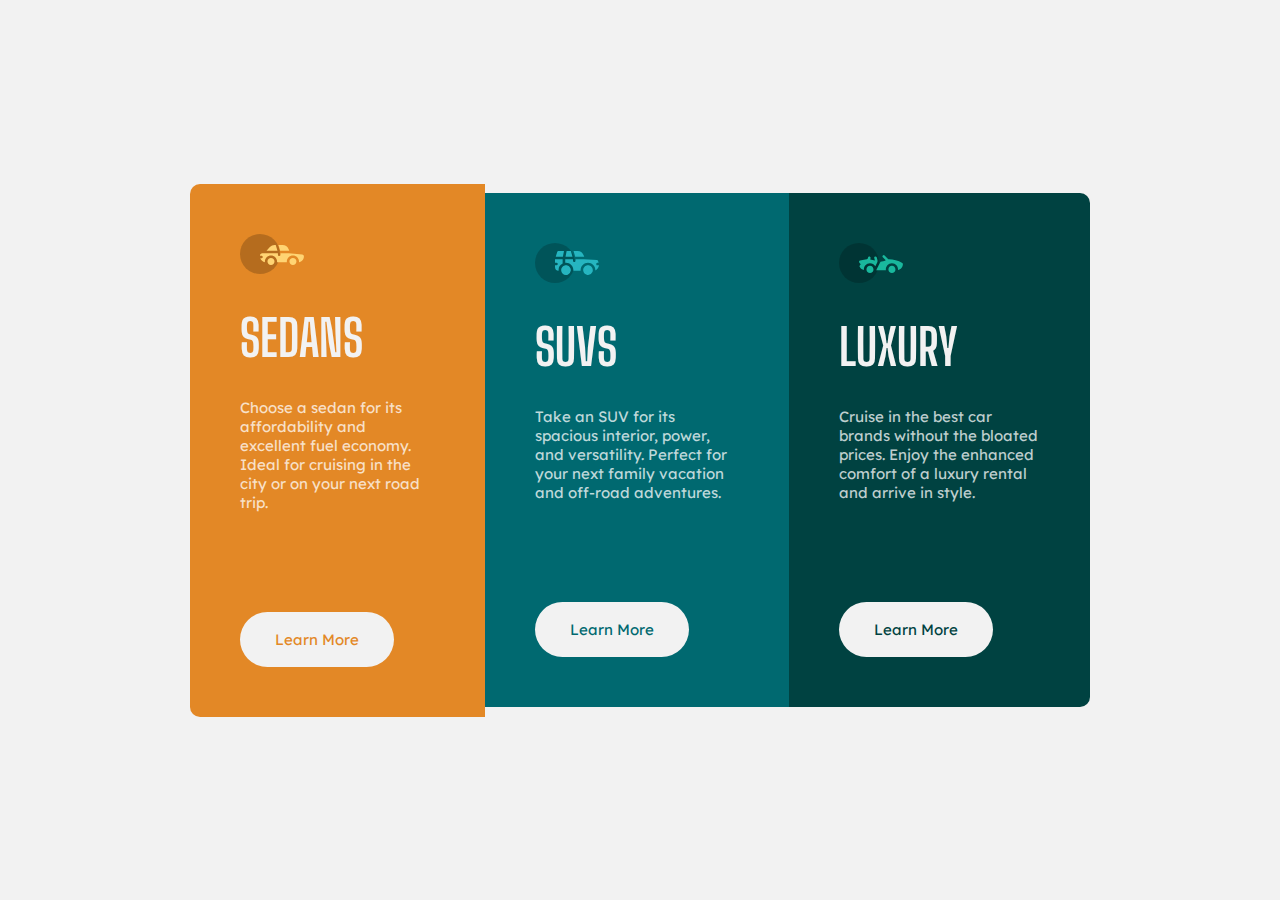
<file: column-preview-card-component/index.html>
<!DOCTYPE html>
<html lang="en">
<head>
  <meta charset="UTF-8">
  <meta name="viewport" content="width=device-width, initial-scale=1.0"> <!-- displays site properly based on user's device -->

  <link rel="icon" type="image/png" sizes="32x32" href="./images/favicon-32x32.png">

  <link rel="preconnect" href="https://fonts.googleapis.com">
  <link rel="preconnect" href="https://fonts.gstatic.com" crossorigin>
  <link href="https://fonts.googleapis.com/css2?family=Big+Shoulders+Display:wght@700&family=Lexend+Deca&display=swap" rel="stylesheet">

  <link rel="stylesheet" href="reset.css">
  <link rel="stylesheet" href="style.css">
  
  <title>Frontend Mentor | 3-column preview card component</title>

  <style>
    .attribution { font-size: 11px; text-align: center; }
    .attribution a { color: hsl(228, 45%, 44%); }
  </style>
</head>
<body>

  <div class="page-wrapper">

    <section class="card card-sedans">
      <div class="card-content">
        <img src="./images/icon-sedans.svg" alt="" class="card-icon icon-sedans">
        <h2 class="card-title">Sedans</h2>
        <p class="card-body">
          Choose a sedan for its affordability and excellent fuel economy. Ideal for cruising in the city 
          or on your next road trip.
        </p>
      </div>
      <button href="#" class="card-button">Learn More</button>
    </section>

    <section class="card card-suv">
      <div class="card-content">
        <img src="./images/icon-suvs.svg" alt="" class="card-icon icon-suv">
        <h2 class="card-title">SUVs</h2>
        <p class="card-body">
          Take an SUV for its spacious interior, power, and versatility. Perfect for your next family vacation 
          and off-road adventures.
        </p>
      </div>
      <button href="#" class="card-button">Learn More</button>
    </section>
    
    <section class="card card-luxury">
      <div class="card-content">
        <img src="./images/icon-luxury.svg" alt="" class="card-icon icon-luxury">
        <h2 class="card-title">Luxury</h2>
        <p class="card-body">
          Cruise in the best car brands without the bloated prices. Enjoy the enhanced comfort of a luxury 
          rental and arrive in style.
        </p>
      </div>
      <button href="#" class="card-button">Learn More</button>
    </section>

    <!--
    <div class="attribution">
      Challenge by <a href="https://www.frontendmentor.io?ref=challenge" target="_blank">Frontend Mentor</a>. 
      Coded by <a href="#">Davide Tarpini</a>
    </div>
    -->

  </div>

</body>
</html>
</file>
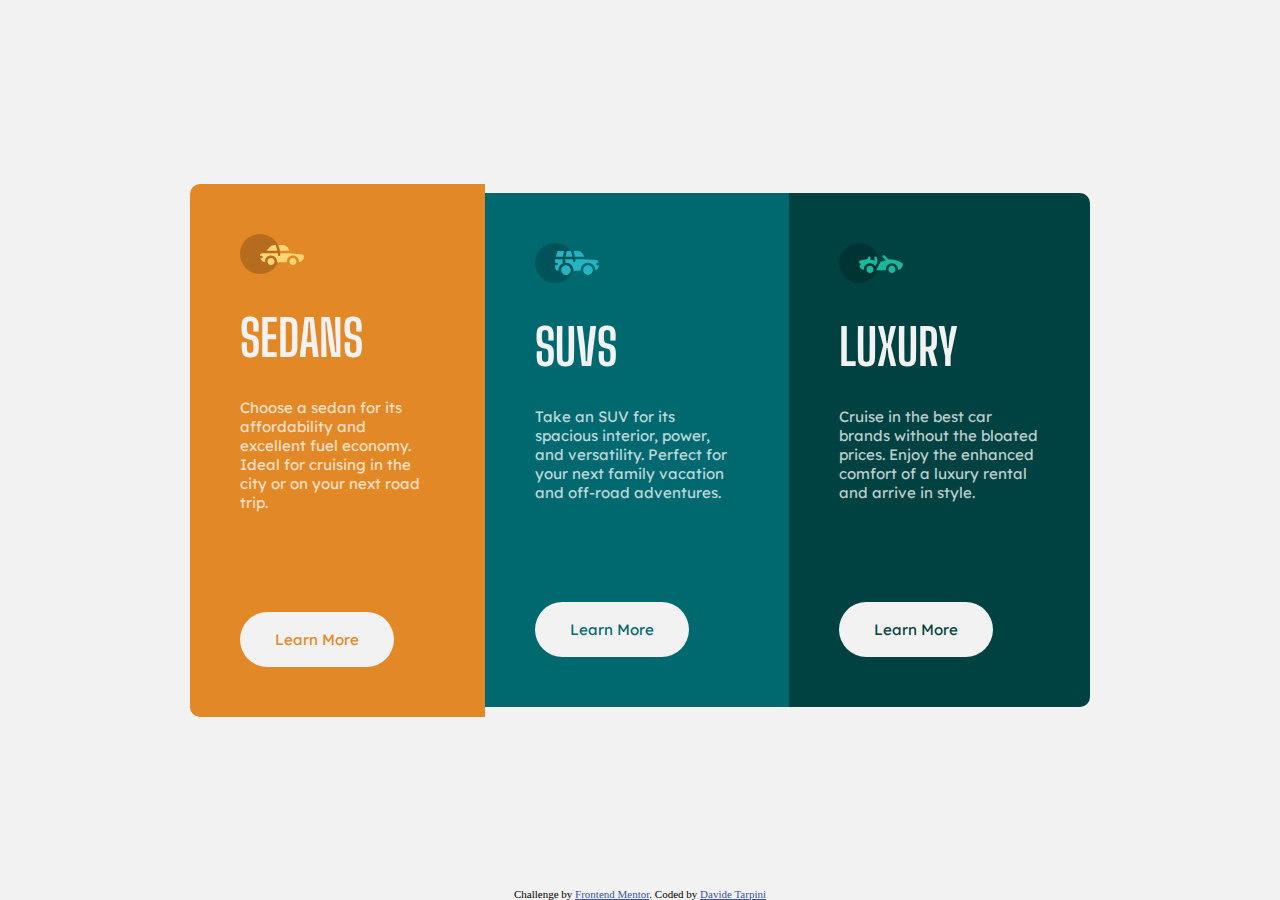
<file: column-preview-card/index.html>
<!DOCTYPE html>
<html lang="en">
<head>
  <meta charset="UTF-8">
  <meta name="viewport" content="width=device-width, initial-scale=1.0"> <!-- displays site properly based on user's device -->

  <link rel="icon" type="image/png" sizes="32x32" href="./images/favicon-32x32.png">

  <link rel="preconnect" href="https://fonts.googleapis.com">
  <link rel="preconnect" href="https://fonts.gstatic.com" crossorigin>
  <link href="https://fonts.googleapis.com/css2?family=Big+Shoulders+Display:wght@700&family=Lexend+Deca&display=swap" rel="stylesheet">

  <link rel="stylesheet" href="reset.css">
  <link rel="stylesheet" href="style.css">
  
  <title>Frontend Mentor | 3-column preview card component</title>

  <style>
    .attribution { font-size: 11px; text-align: center; }
    .attribution a { color: hsl(228, 45%, 44%); }
  </style>
</head>
<body>

  <div class="page-wrapper">

    <section class="card card-sedans">
      <div class="card-content">
        <img src="./images/icon-sedans.svg" alt="" class="card-icon icon-sedans">
        <h2 class="card-title">Sedans</h2>
        <p class="card-body">
          Choose a sedan for its affordability and excellent fuel economy. Ideal for cruising in the city 
          or on your next road trip.
        </p>
      </div>
      <button href="#" class="card-button">Learn More</button>
    </section>

    <section class="card card-suv">
      <div class="card-content">
        <img src="./images/icon-suvs.svg" alt="" class="card-icon icon-suv">
        <h2 class="card-title">SUVs</h2>
        <p class="card-body">
          Take an SUV for its spacious interior, power, and versatility. Perfect for your next family vacation 
          and off-road adventures.
        </p>
      </div>
      <button href="#" class="card-button">Learn More</button>
    </section>
    
    <section class="card card-luxury">
      <div class="card-content">
        <img src="./images/icon-luxury.svg" alt="" class="card-icon icon-luxury">
        <h2 class="card-title">Luxury</h2>
        <p class="card-body">
          Cruise in the best car brands without the bloated prices. Enjoy the enhanced comfort of a luxury 
          rental and arrive in style.
        </p>
      </div>
      <button href="#" class="card-button">Learn More</button>
    </section>

    <div class="attribution">
      Challenge by <a href="https://www.frontendmentor.io?ref=challenge" target="_blank">Frontend Mentor</a>. 
      Coded by <a href="#">Davide Tarpini</a>
    </div>

  </div>

</body>
</html>
</file>
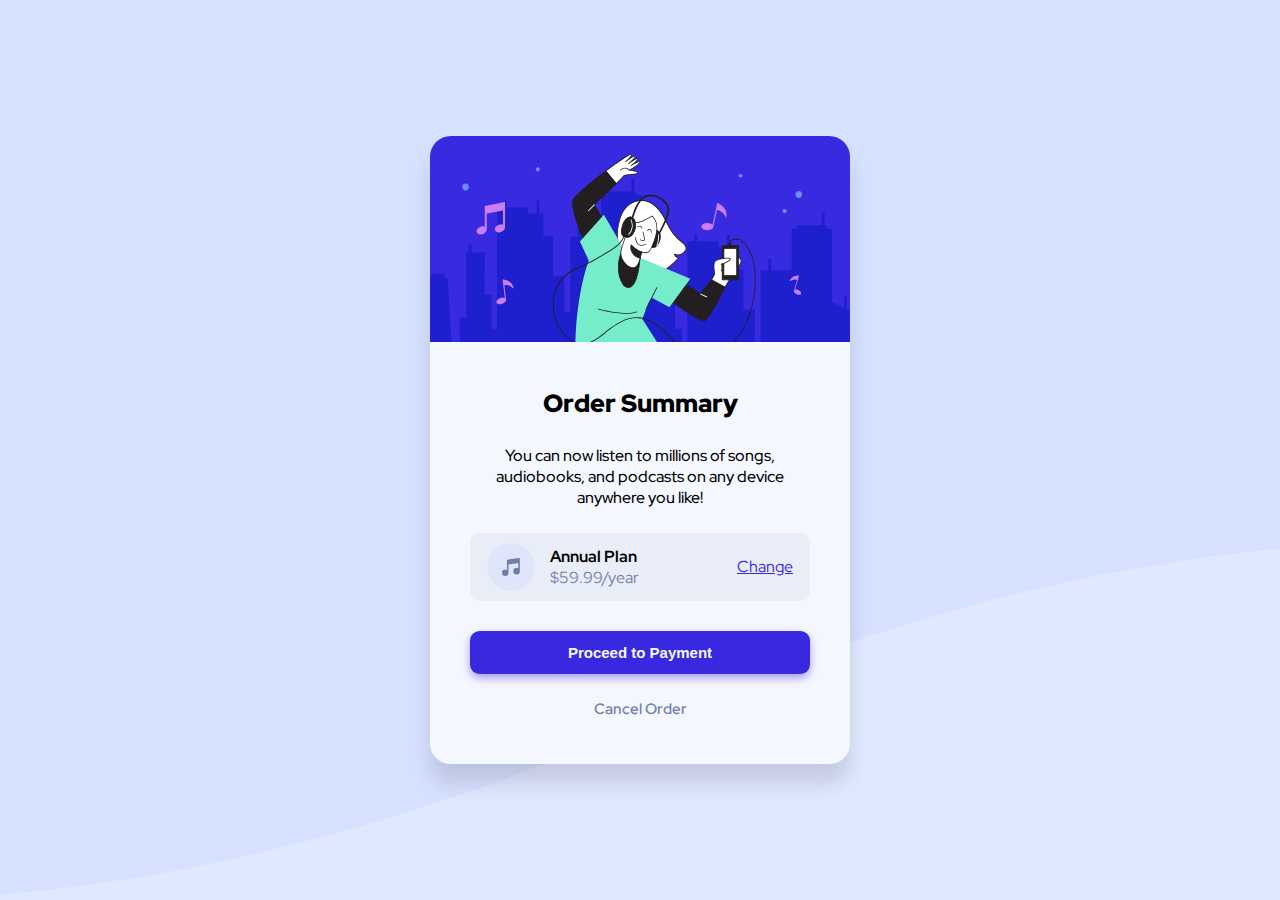
<file: order-summary-component/index.html>
<!DOCTYPE html>
<html lang="en">
<head>
  <meta charset="UTF-8">
  <meta name="viewport" content="width=device-width, initial-scale=1.0"> <!-- displays site properly based on user's device -->

  <link rel="icon" type="image/png" sizes="32x32" href="./images/favicon-32x32.png">
  <link rel="preconnect" href="https://fonts.googleapis.com">
  <link rel="preconnect" href="https://fonts.gstatic.com" crossorigin>
  <link href="https://fonts.googleapis.com/css2?family=Red+Hat+Display:wght@500;700;900&display=swap" rel="stylesheet">
  
  <link rel="stylesheet" href="reset.css">  
  <link rel="stylesheet" href="style.css">

  <title>Frontend Mentor | Order summary card</title>

  <!-- Feel free to remove these styles or customise in your own stylesheet 👍 -->
  <style>
    .attribution { font-size: 11px; text-align: center; }
    .attribution a { color: hsl(228, 45%, 44%); }
  </style>
</head>
<body>

  <section class="wrapper">

    <div class="card">

      <img src="./images/illustration-hero.svg" alt="">

      <div class="card-content">

        <div class="card-title">Order Summary</div>
      
        <div class="card-body">
          You can now listen to millions of songs, audiobooks, and podcasts on any 
          device anywhere you like!
        </div>
    
        <div class="card-plan">
          <img src="./images/icon-music.svg" alt="" class="card-plan-icon">
          <div class="card-plan-details">
            <div class="card-plan-name">
              Annual Plan
            </div>
            <div class="card-plan-price">
              $59.99/year
            </div>
          </div>
          <a href="#" class="card-plan-change">Change</a>
        </div>
    
        <button href="#" class="card-submit">
          Proceed to Payment
        </button>
        <a href="" class="card-cancel">Cancel Order</a>
      </div>
  
    </div>

    <!--
    <div class="attribution">
      Challenge by <a href="https://www.frontendmentor.io?ref=challenge" target="_blank">Frontend Mentor</a>. 
      Coded by <a href="#">Davide Tarpini</a>
    </div>
    -->
    
  </section>

  
  
</body>
</html>
</file>
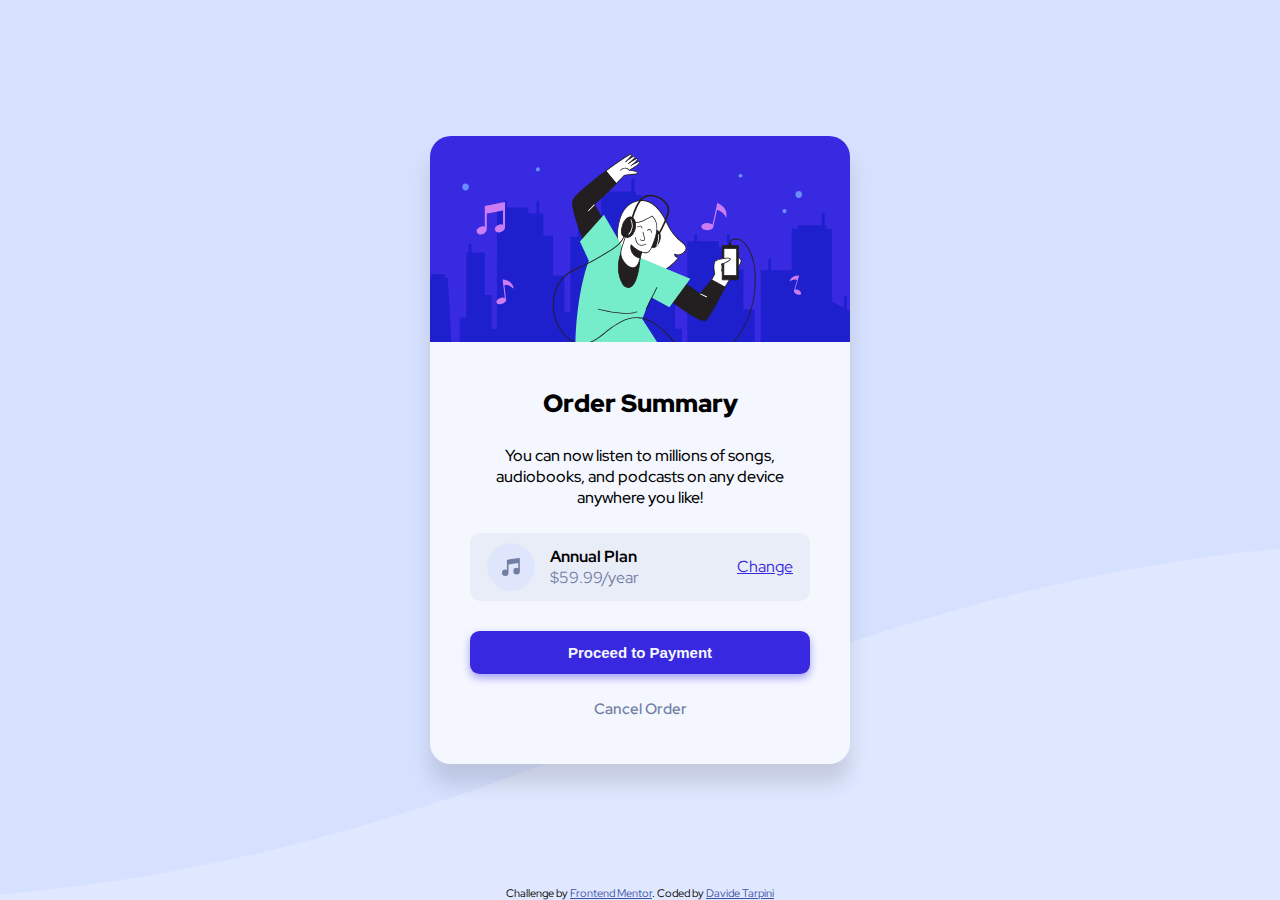
<file: order-summary/index.html>
<!DOCTYPE html>
<html lang="en">
<head>
  <meta charset="UTF-8">
  <meta name="viewport" content="width=device-width, initial-scale=1.0"> <!-- displays site properly based on user's device -->

  <link rel="icon" type="image/png" sizes="32x32" href="./images/favicon-32x32.png">
  <link rel="preconnect" href="https://fonts.googleapis.com">
  <link rel="preconnect" href="https://fonts.gstatic.com" crossorigin>
  <link href="https://fonts.googleapis.com/css2?family=Red+Hat+Display:wght@500;700;900&display=swap" rel="stylesheet">
  
  <link rel="stylesheet" href="reset.css">  
  <link rel="stylesheet" href="style.css">

  <title>Frontend Mentor | Order summary card</title>

  <!-- Feel free to remove these styles or customise in your own stylesheet 👍 -->
  <style>
    .attribution { font-size: 11px; text-align: center; }
    .attribution a { color: hsl(228, 45%, 44%); }
  </style>
</head>
<body>

  <section class="wrapper">

    <div class="card">

      <img src="./images/illustration-hero.svg" alt="">

      <div class="card-content">

        <div class="card-title">Order Summary</div>
      
        <div class="card-body">
          You can now listen to millions of songs, audiobooks, and podcasts on any 
          device anywhere you like!
        </div>
    
        <div class="card-plan">
          <img src="./images/icon-music.svg" alt="" class="card-plan-icon">
          <div class="card-plan-details">
            <div class="card-plan-name">
              Annual Plan
            </div>
            <div class="card-plan-price">
              $59.99/year
            </div>
          </div>
          <a href="#" class="card-plan-change">Change</a>
        </div>
    
        <button href="#" class="card-submit">
          Proceed to Payment
        </button>
        <a href="" class="card-cancel">Cancel Order</a>
      </div>
  
    </div>

    <div class="attribution">
      Challenge by <a href="https://www.frontendmentor.io?ref=challenge" target="_blank">Frontend Mentor</a>. 
      Coded by <a href="#">Davide Tarpini</a>
    </div>
    
  </section>

  
  
</body>
</html>
</file>
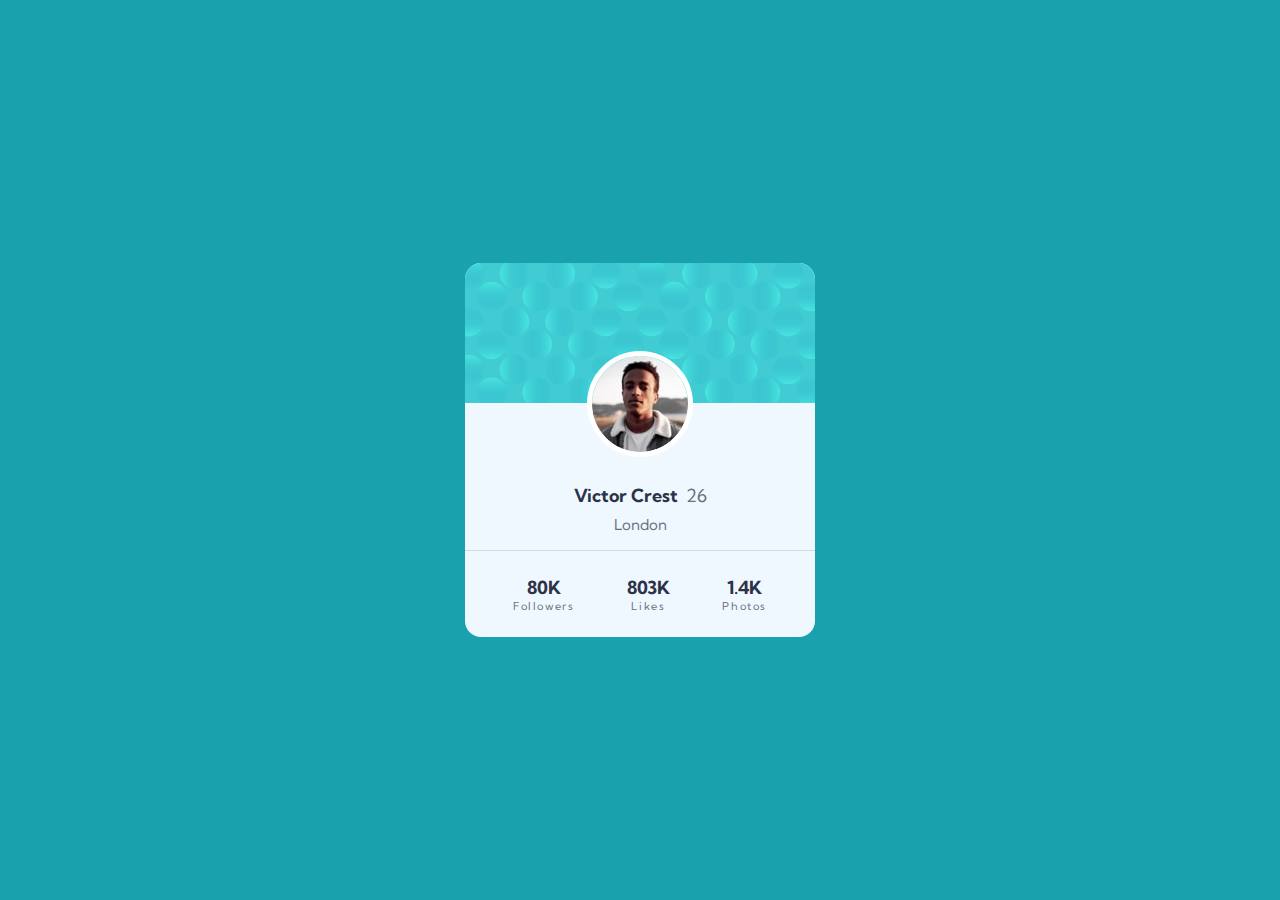
<file: profile-card-component-main/index.html>
<!DOCTYPE html>
<html lang="en">
<head>
  <meta charset="UTF-8">
  <meta name="viewport" content="width=device-width, initial-scale=1.0"> <!-- displays site properly based on user's device -->

  <link rel="icon" type="image/png" sizes="32x32" href="./images/favicon-32x32.png">
  
  <title>Frontend Mentor | Profile card component</title>

  <link rel="stylesheet" href="css/reset.css">
  <link rel="stylesheet" href="css/custom.css">
  <link rel="preconnect" href="https://fonts.googleapis.com">
  <link rel="preconnect" href="https://fonts.gstatic.com" crossorigin>
  <link href="https://fonts.googleapis.com/css2?family=Kumbh+Sans:wght@400;700&display=swap" rel="stylesheet">
</head>
<body>

  <div class="card">
    <img src="images/bg-pattern-card.svg" alt="" class="card-featured-image">
    <div class="card-body">

      <img src="images/image-victor.jpg" alt="" class="user-propic">
      <p class="user-anagraphic">
        <span class="user-name">Victor Crest</span><span class="user-age">26</span>
      </p>
      <p class="user-location">London</p>

      <hr class="line">
      <div class="card-counters">
        <div class="counter-element">
          <p class="element-count">80K</p>
          <p class="element-description">Followers</p>
        </div>
        <div class="counter-element">
          <p class="element-count">803K</p>
          <p class="element-description">Likes</p>
        </div>
        <div class="counter-element">
          <p class="element-count">1.4K</p>
          <p class="element-description">Photos</p>
        </div>
      </div>
    </div>

  </div>
  <!--
  <div class="attribution">
    Challenge by <a href="https://www.frontendmentor.io?ref=challenge" target="_blank">Frontend Mentor</a>. 
    Coded by <a href="#">Your Name Here</a>.
  </div>
  -->
</body>
</html>
</file>
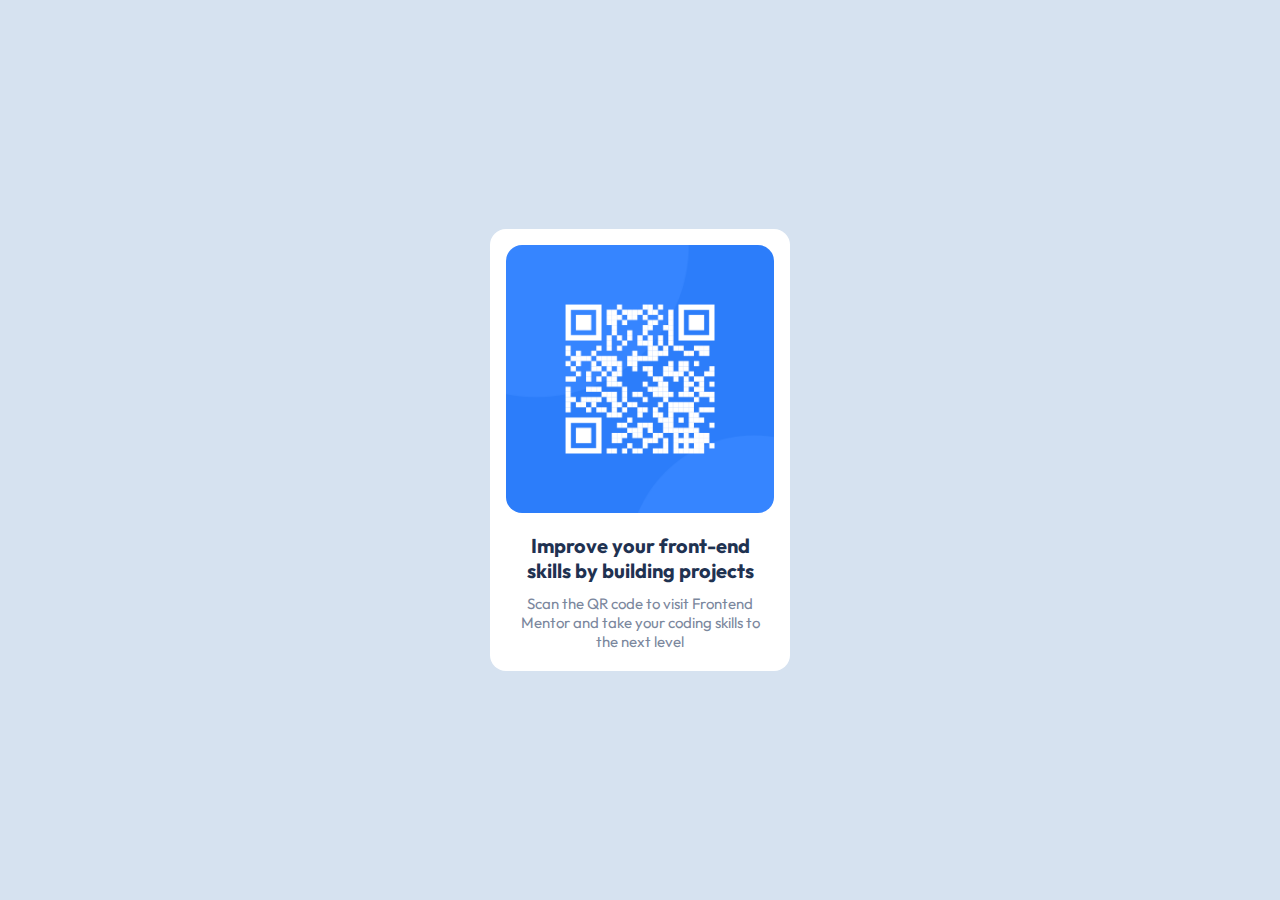
<file: qr-code-component/index.html>
<!DOCTYPE html>
<html lang="en">
  <head>
    <meta charset="UTF-8" />
    <meta name="viewport" content="width=device-width, initial-scale=1.0" />
    <!-- displays site properly based on user's device -->

    <link
      rel="icon"
      type="image/png"
      sizes="32x32"
      href="./images/favicon-32x32.png"
    />

    <title>Frontend Mentor | QR code component</title>

    <link rel="preconnect" href="https://fonts.googleapis.com" />
    <link rel="preconnect" href="https://fonts.gstatic.com" crossorigin />
    <link
      href="https://fonts.googleapis.com/css2?family=Outfit:wght@400;700&display=swap"
      rel="stylesheet"
    />

    <link rel="stylesheet" href="css/reset.css" />
    <link rel="stylesheet" href="css/custom.css" />
  </head>
  <body>
    <main class="card">
      <img src="images/image-qr-code.png" alt="QR code" class="card-image" />
      <div class="card-body">
        <h1 class="card-title">
          Improve your front-end skills by building projects
        </h1>
        <p class="card-text">
          Scan the QR code to visit Frontend Mentor and take your coding skills
          to the next level
        </p>
      </div>
    </main>

    <!--
  <div class="attribution">
    Challenge by <a href="https://www.frontendmentor.io?ref=challenge" target="_blank">Frontend Mentor</a>. 
    Coded by <a href="#">Your Name Here</a>.
  </div>
  --></body>
</html>
</file>
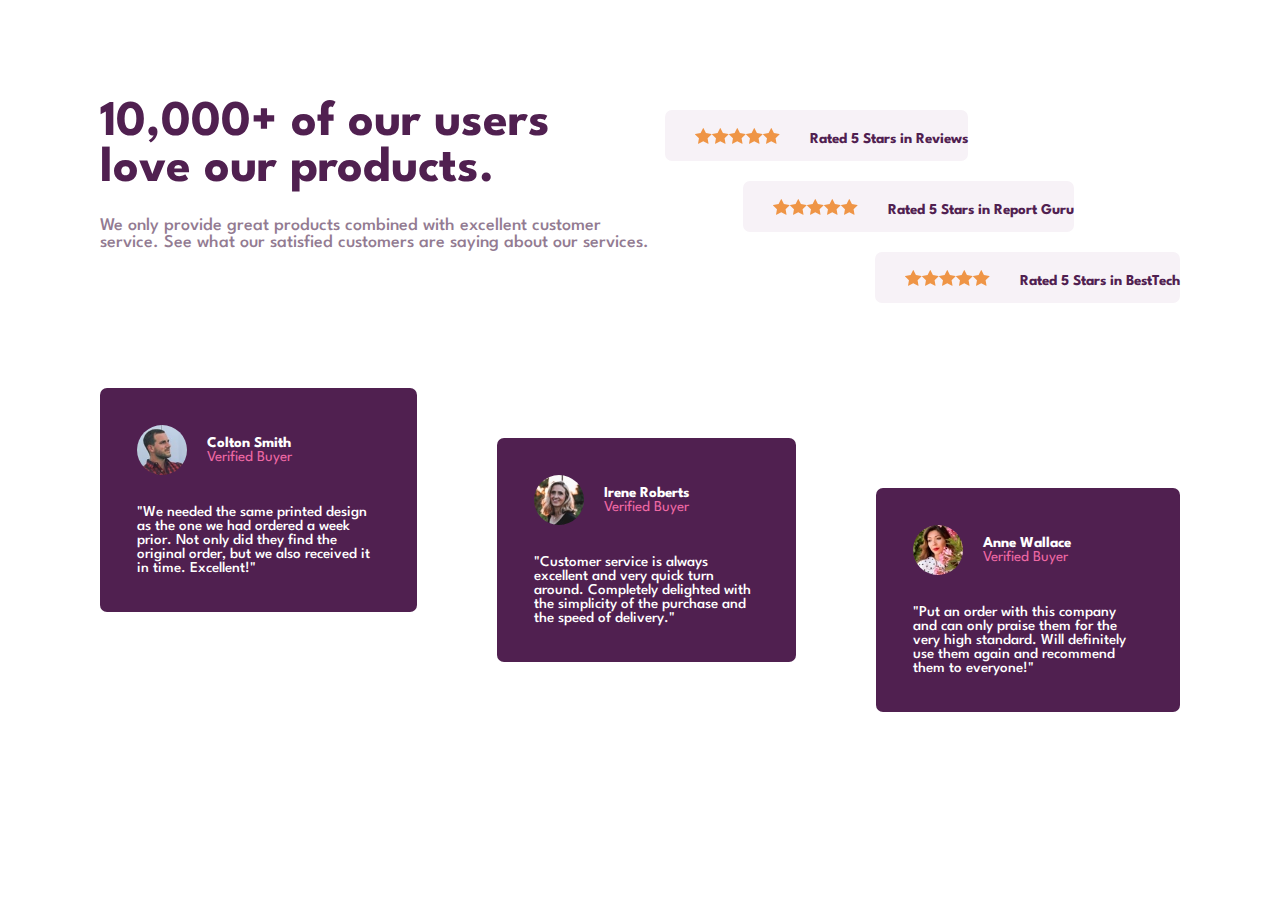
<file: social-proof-section/index.html>
<!DOCTYPE html>
<html lang="en">
  <head>
    <meta charset="UTF-8" />
    <meta name="viewport" content="width=device-width, initial-scale=1.0" />

    <link rel="stylesheet" href="reset.css">  
    <link rel="stylesheet" href="style.css">
    <link rel="preconnect" href="https://fonts.googleapis.com">
    <link rel="preconnect" href="https://fonts.gstatic.com" crossorigin>
    <link href="https://fonts.googleapis.com/css2?family=Spartan:wght@400;500;700&display=swap" rel="stylesheet">

    <link
      rel="icon"
      type="image/png"
      sizes="32x32"
      href="./images/favicon-32x32.png"
    />

    <title>Frontend Mentor | Social proof section</title>

    <style>
      .attribution {
        font-size: 11px;
        text-align: center;
      }
      .attribution a {
        color: hsl(228, 45%, 44%);
      }
    </style>
  </head>
  <body>

    <div class="page-wrapper">

      <div class="page-info">
        <h2 class="headline">
          10,000+ of our users love our products.
        </h2>
      
        <p class="description">
          We only provide great products combined with excellent customer service.
          See what our satisfied customers are saying about our services.
        </p>
      </div>
      
      <div class="ratings-container">
        <div class="rating">
          <div class="stars">
            <img src="./images/icon-star.svg" alt="">
            <img src="./images/icon-star.svg" alt="">
            <img src="./images/icon-star.svg" alt="">
            <img src="./images/icon-star.svg" alt="">
            <img src="./images/icon-star.svg" alt="">
          </div>
          <p>Rated 5 Stars in Reviews</p>
        </div>
        <div class="rating">
          <div class="stars">
            <img src="./images/icon-star.svg" alt="">
            <img src="./images/icon-star.svg" alt="">
            <img src="./images/icon-star.svg" alt="">
            <img src="./images/icon-star.svg" alt="">
            <img src="./images/icon-star.svg" alt="">
          </div>
          <p>Rated 5 Stars in Report Guru</p>
        </div>
        <div class="rating">
          <div class="stars">
            <img src="./images/icon-star.svg" alt="">
            <img src="./images/icon-star.svg" alt="">
            <img src="./images/icon-star.svg" alt="">
            <img src="./images/icon-star.svg" alt="">
            <img src="./images/icon-star.svg" alt="">
          </div>
          <p>Rated 5 Stars in BestTech</p>
        </div>
      </div>

      <div class="break"></div> <!-- break -->
  
      <div class="cards-container">
        <div class="card">
          <div class="card-client">
            <img src="./images/image-colton.jpg" alt="" class="client-pic">
            <div class="client-details">
              <div class="client-name">Colton Smith</div> 
              <div class="client-type">Verified Buyer</div>
            </div>
          </div>
          <p class="card-review">
            "We needed the same printed design as the one we had ordered a week prior.
            Not only did they find the original order, but we also received it in time.
            Excellent!"
          </p>
        </div>
        <div class="card">
          <div class="card-client">
            <img src="./images/image-irene.jpg" alt="" class="client-pic">
            <div class="client-details">
              <div class="client-name">Irene Roberts</div>
              <div class="client-type">Verified Buyer</div>
            </div>
          </div>
          <p class="card-review">
            "Customer service is always excellent and very quick turn around. Completely
            delighted with the simplicity of the purchase and the speed of delivery."
          </p>
        </div>
        <div class="card">
          <div class="card-client">
            <img src="./images/image-anne.jpg" alt="" class="client-pic">
            <div class="client-details">
              <div class="client-name">Anne Wallace</div> 
              <div class="client-type">Verified Buyer</div>
            </div>
          </div>
          <p class="card-review">
            "Put an order with this company and can only praise them for the very high
            standard. Will definitely use them again and recommend them to everyone!"
          </p>
        </div>
      </div>

      <!--
      <div class="attribution">
        Challenge by
        <a href="https://www.frontendmentor.io?ref=challenge" target="_blank"
          >Frontend Mentor</a
        >. Coded by <a href="#">Davide Tarpini</a>.
      </div>
      -->
    </div>
    
  </body>
</html>
</file>
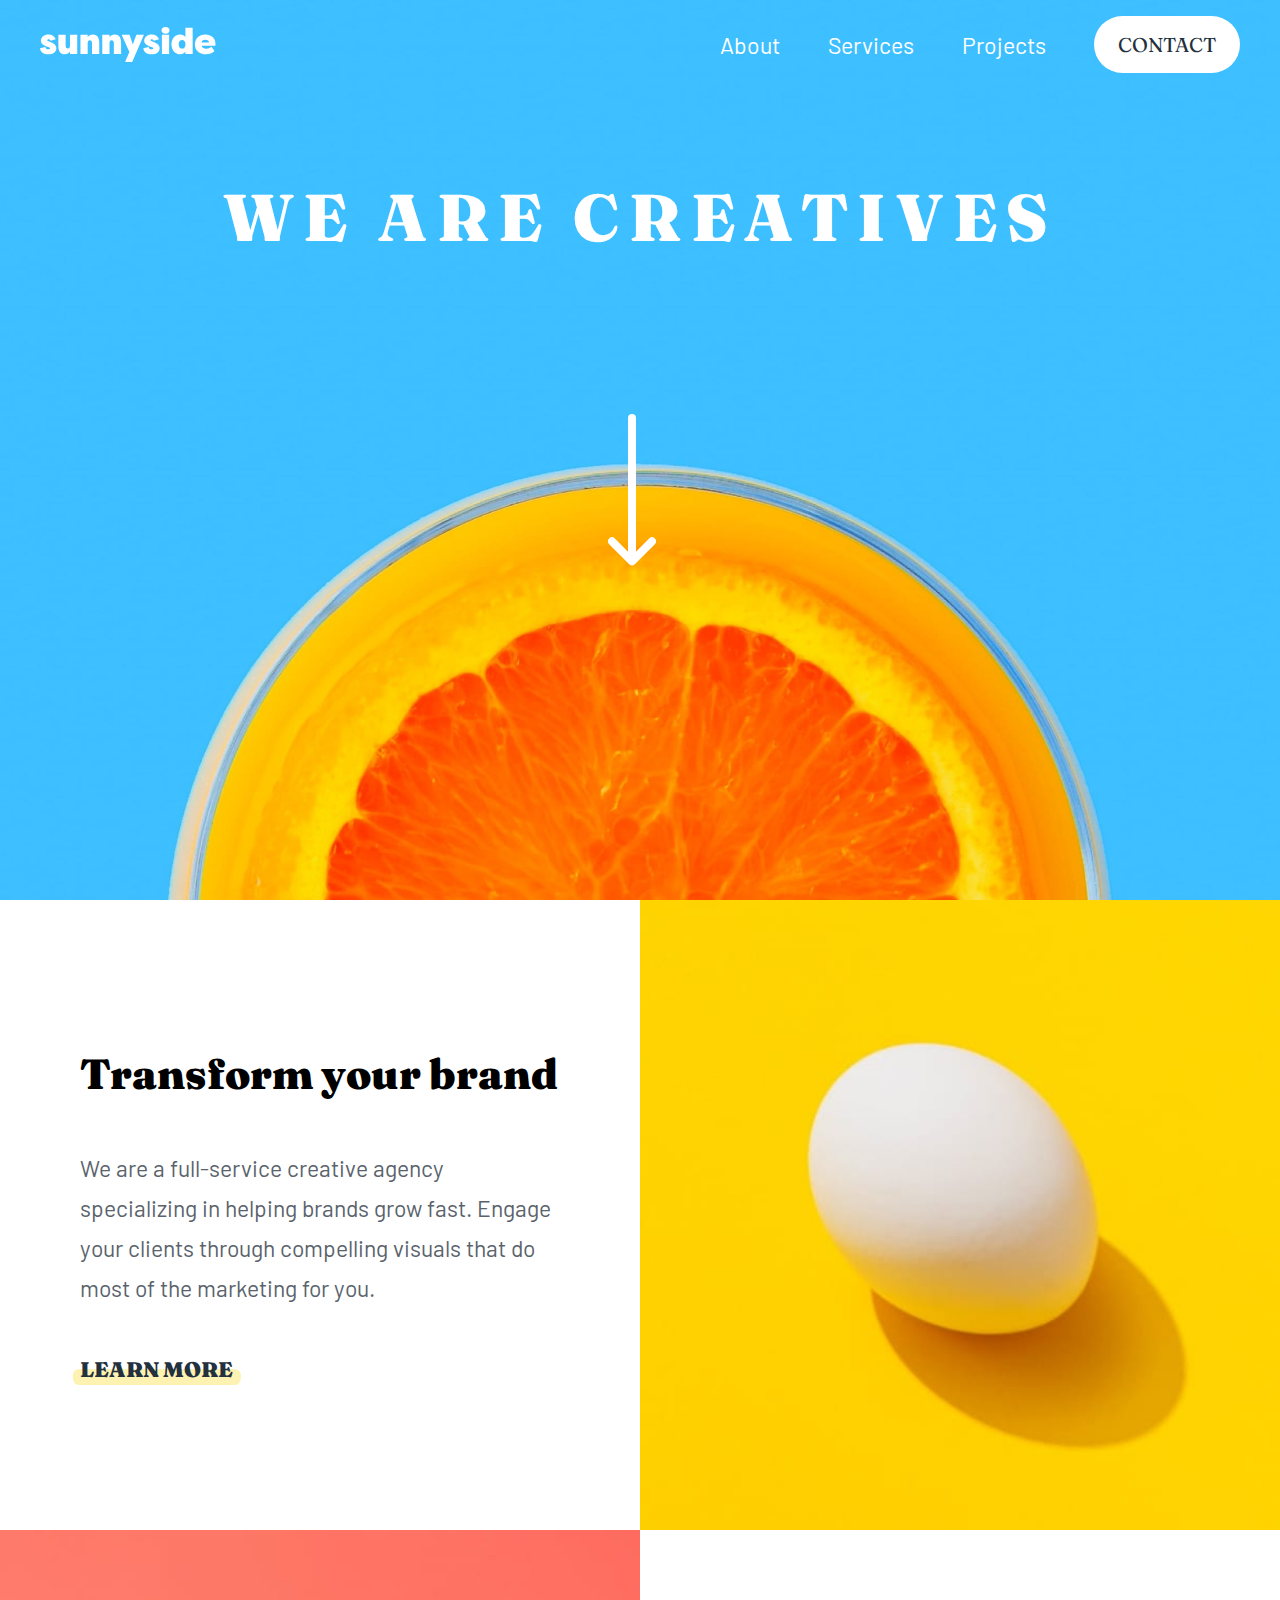
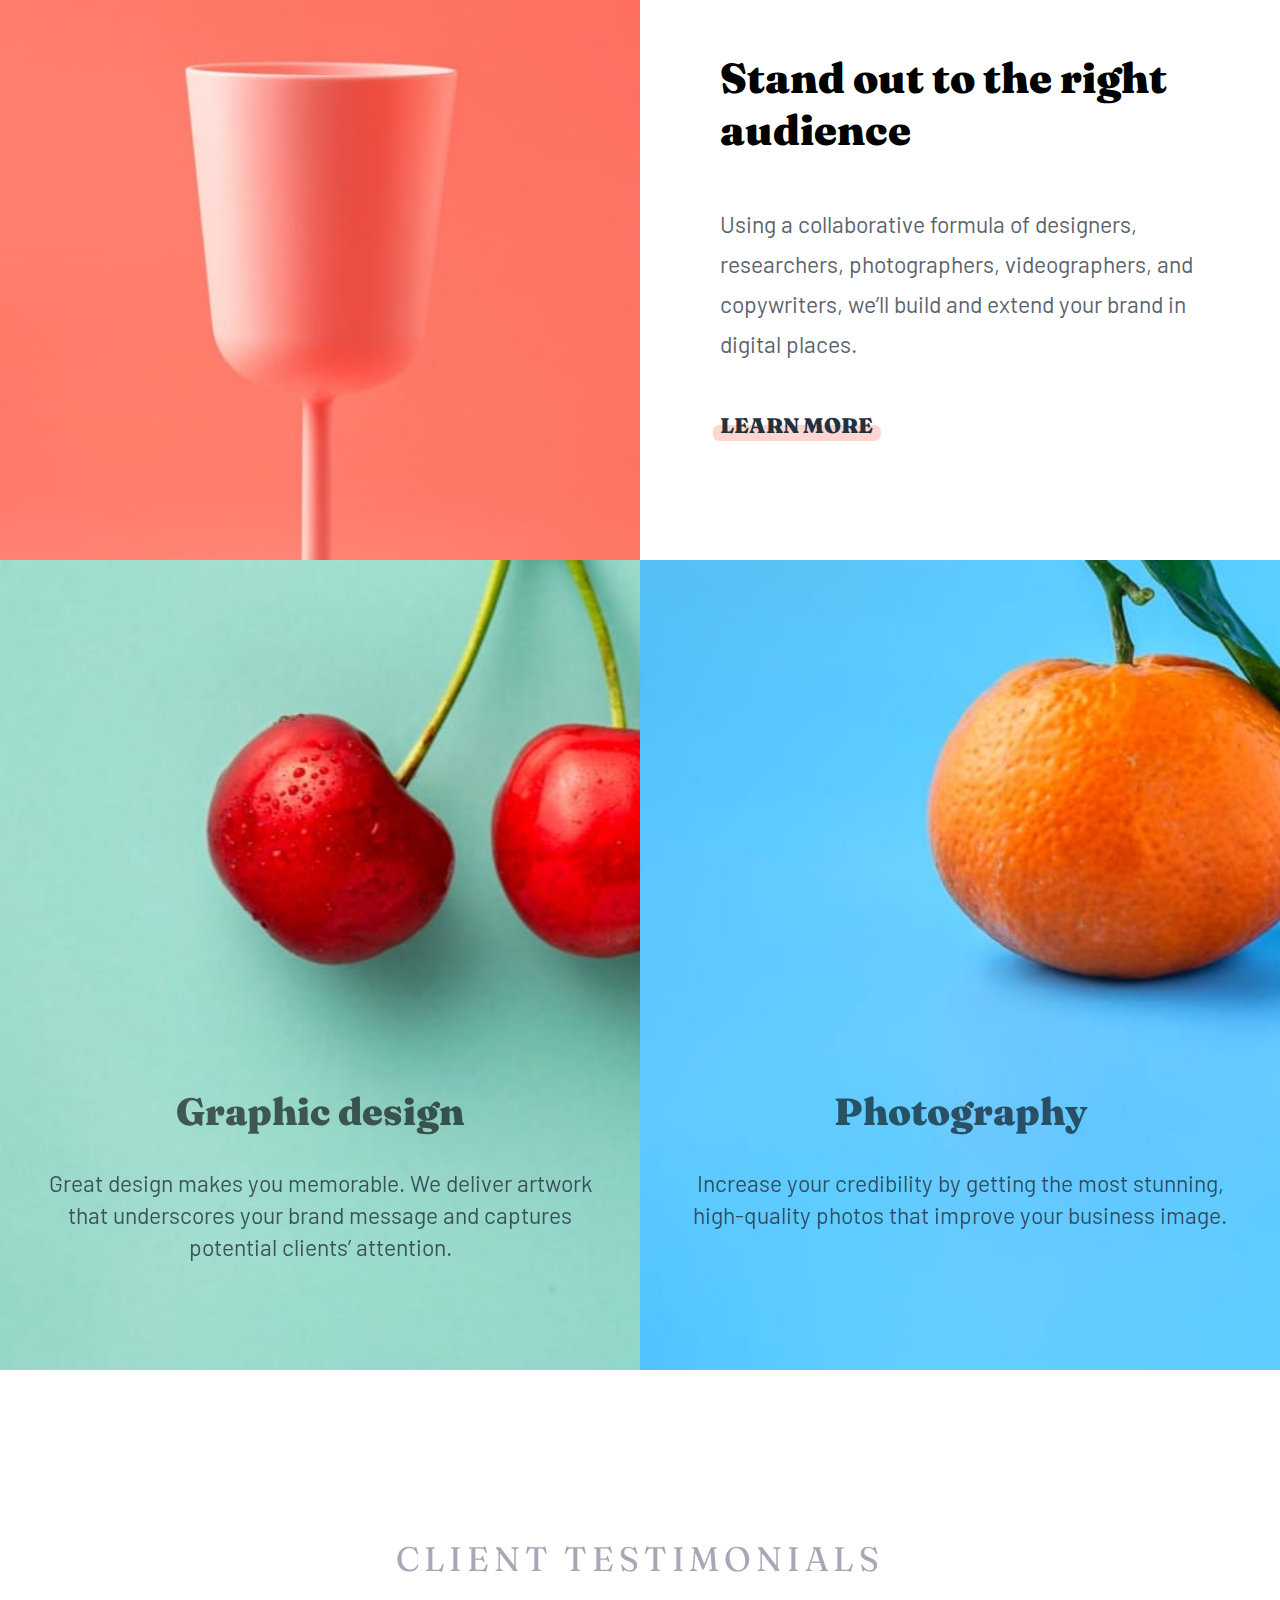
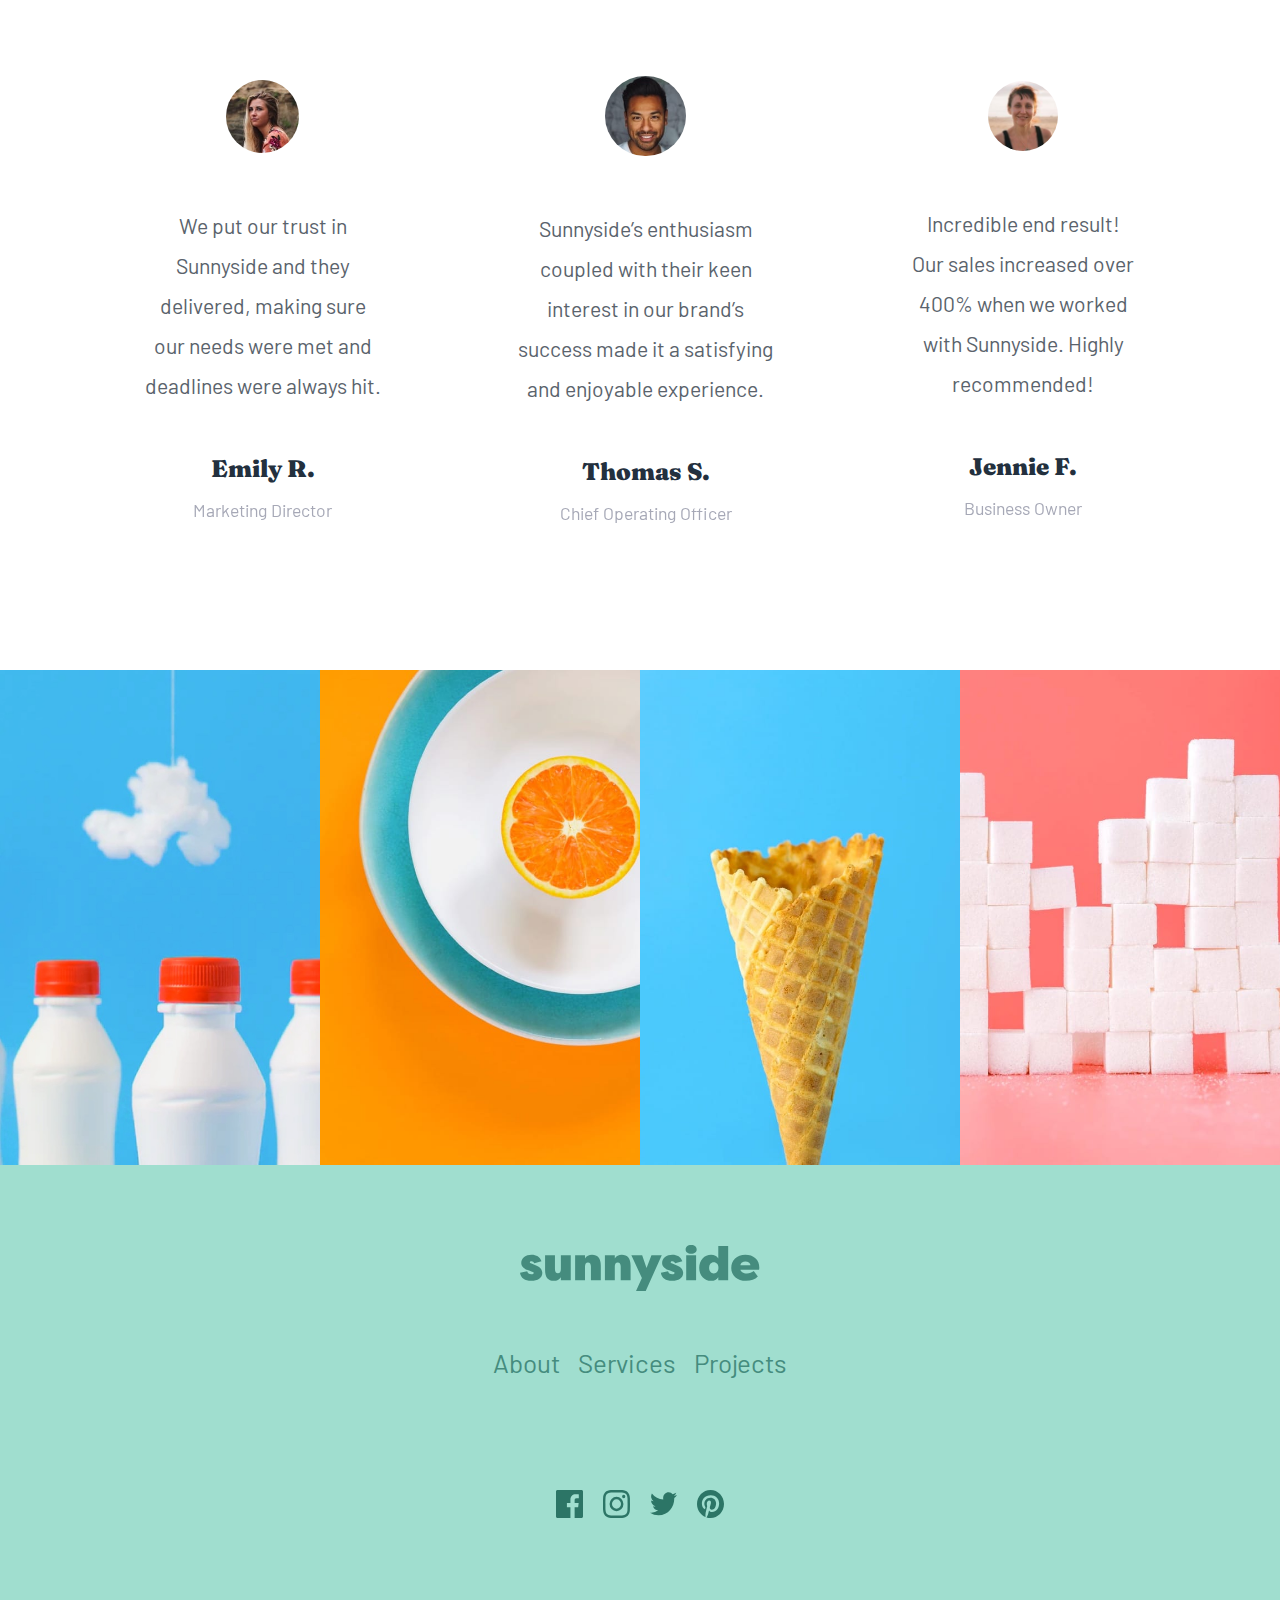
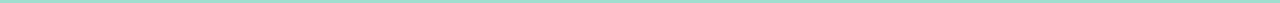
<file: sunnyside-agency-landing-page/index.html>
<!DOCTYPE html>
<html lang="en">
  <head>
    <meta charset="UTF-8" />
    <meta name="viewport" content="width=device-width, initial-scale=1.0" />
    <!-- displays site properly based on user's device -->

    <link
      rel="icon"
      type="image/png"
      sizes="32x32"
      href="./images/favicon-32x32.png"
    />

    <title>Frontend Mentor | Sunnyside agency landing page</title>

    <link rel="stylesheet" href="css/reset.css" />
    <link rel="stylesheet" href="css/custom.css" />
    <link rel="preconnect" href="https://fonts.googleapis.com" />
    <link rel="preconnect" href="https://fonts.gstatic.com" crossorigin />
    <link
      href="https://fonts.googleapis.com/css2?family=Barlow:wght@600&family=Fraunces:wght@700;900&display=swap"
      rel="stylesheet"
    />
  </head>
  <body>
    <nav class="navbar">
      <img src="images/logo.svg" alt="" class="navbar-logo" />
      <div class="triangle hide"></div>
      <div class="navbar-links hide">
        <a class="navbar-link">About</a>
        <a class="navbar-link">Services</a>
        <a class="navbar-link">Projects</a>
        <a class="navbar-link button-link">Contact</a>
      </div>
      <img src="images/icon-hamburger.svg" alt="" class="menu-toggler" />
    </nav>

    <section class="hero">
      <h1>We are creatives</h1>
      <img src="images/icon-arrow-down.svg" alt="" class="arrow" />
    </section>

    <section class="callouts">
      <div class="callout-image transform-image"></div>
      <div class="callout-text transform-text">
        <h2 class="callout-title">Transform your brand</h2>
        <p class="callout-body">
          We are a full-service creative agency specializing in helping brands
          grow fast. Engage your clients through compelling visuals that do most
          of the marketing for you.
        </p>
        <a href="#" class="callout-learnmore transform-learnmore">Learn more</a>
      </div>
      <div class="callout-image standout-image"></div>
      <div class="callout-text standout-text">
        <h2 class="callout-title">Stand out to the right audience</h2>
        <p class="callout-body">
          Using a collaborative formula of designers, researchers,
          photographers, videographers, and copywriters, we’ll build and extend
          your brand in digital places.
        </p>
        <a href="#" class="callout-learnmore standout-learnmore">Learn more</a>
      </div>
    </section>

    <section class="cta">
      <div class="cta-card graphic-design">
        <h2 class="cta-title">Graphic design</h2>
        <p class="cta-body">
          Great design makes you memorable. We deliver artwork that underscores
          your brand message and captures potential clients’ attention.
        </p>
      </div>
      <div class="cta-card photography">
        <h2 class="cta-title">Photography</h2>
        <p class="cta-body">
          Increase your credibility by getting the most stunning, high-quality
          photos that improve your business image.
        </p>
      </div>
    </section>

    <section class="testimonials">
      <h2 class="testimonials-header">Client testimonials</h2>

      <div class="cards-container">
        <div class="testimonials-card">
          <img src="images/image-emily.jpg" alt="" class="card-propic" />
          <p class="card-text">
            We put our trust in Sunnyside and they delivered, making sure our
            needs were met and deadlines were always hit.
          </p>
          <h3 class="card-client-name">Emily R.</h3>
          <h4 class="card-client-occupation">Marketing Director</h4>
        </div>

        <div class="testimonials-card">
          <img src="images/image-thomas.jpg" alt="" class="card-propic" />
          <p class="card-text">
            Sunnyside’s enthusiasm coupled with their keen interest in our
            brand’s success made it a satisfying and enjoyable experience.
          </p>
          <h3 class="card-client-name">Thomas S.</h3>
          <h4 class="card-client-occupation">Chief Operating Officer</h4>
        </div>

        <div class="testimonials-card">
          <img src="images/image-jennie.jpg" alt="" class="card-propic" />
          <p class="card-text">
            Incredible end result! Our sales increased over 400% when we worked
            with Sunnyside. Highly recommended!
          </p>
          <h3 class="card-client-name">Jennie F.</h3>
          <h4 class="card-client-occupation">Business Owner</h4>
        </div>
      </div>
    </section>

    <section class="gallery">
      <div class="gallery-image milk"></div>
      <div class="gallery-image orange"></div>
      <div class="gallery-image cone"></div>
      <div class="gallery-image sugar"></div>
    </section>

    <footer>
      <img src="images/logo.svg" alt="" class="footer-logo" />
      <nav class="footer-links">
        <a href="#" class="footer-link">About</a>
        <a href="#" class="footer-link">Services</a>
        <a href="#" class="footer-link">Projects</a>
      </nav>
      <div class="footer-icons">
        <a href="#"
          ><img src="images/icon-facebook.svg" alt="" class="icon"
        /></a>
        <a href="#"
          ><img src="images/icon-instagram.svg" alt="" class="icon"
        /></a>
        <a href="#"
          ><img src="images/icon-twitter.svg" alt="" class="icon"
        /></a>
        <a href="#"
          ><img src="images/icon-pinterest.svg" alt="" class="icon"
        /></a>
      </div>
    </footer>

    <!--
    <div class="attribution">
      Challenge by <a href="https://www.frontendmentor.io?ref=challenge" target="_blank">Frontend Mentor</a>. 
      Coded by <a href="#">Your Name Here</a>.
    </div>
    -->
    <script src="js/script.js"></script>
  </body>
</html>
</file>
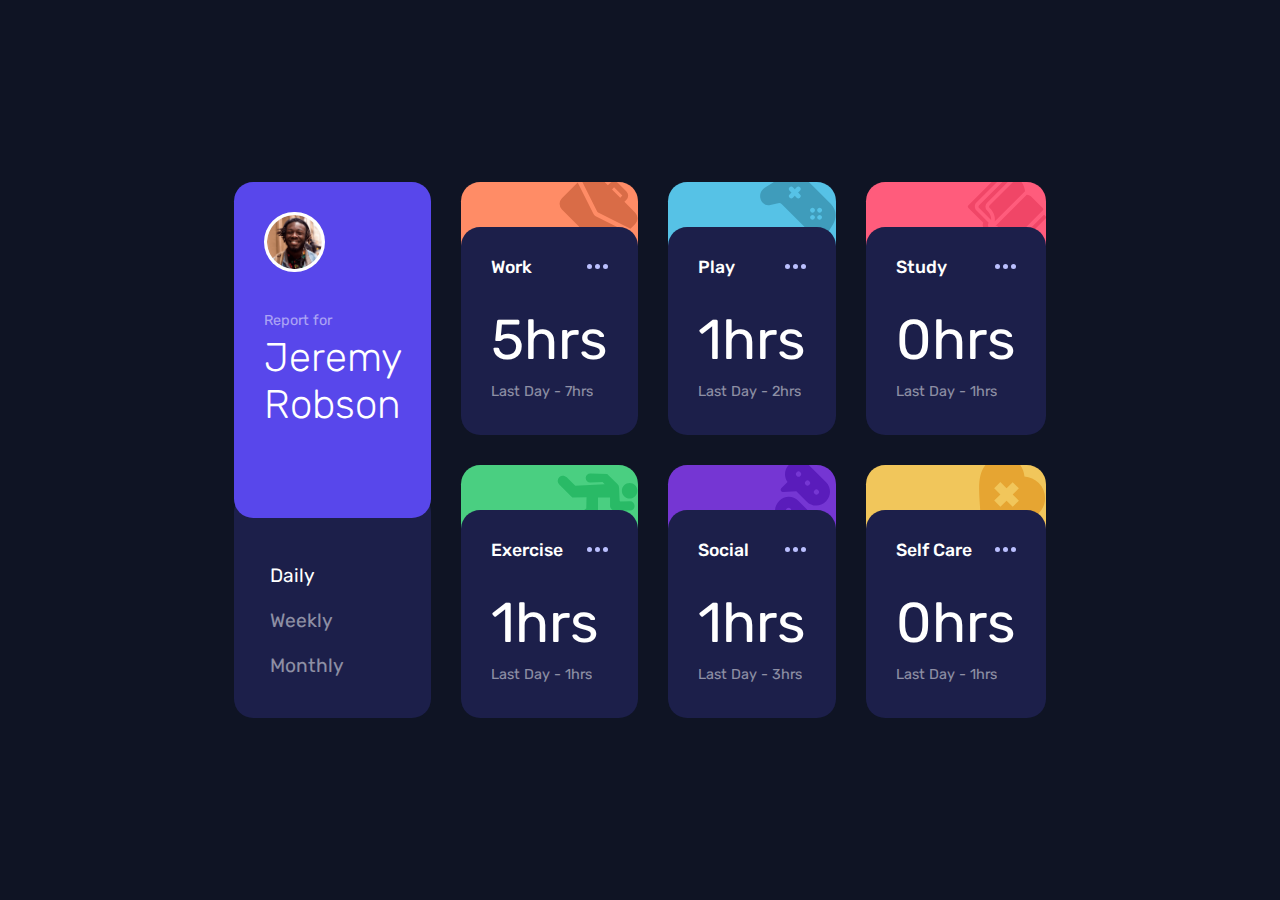
<file: time-tracking-dashboard-main/index.html>
<!DOCTYPE html>
<html lang="en">
<head>
  <meta charset="UTF-8">
  <meta name="viewport" content="width=device-width, initial-scale=1.0"> <!-- displays site properly based on user's device -->

  <link rel="icon" type="image/png" sizes="32x32" href="./images/favicon-32x32.png">
  
  <title>Frontend Mentor | Time tracking dashboard</title>

  <link rel="stylesheet" href="css/reset.css">
  <link rel="stylesheet" href="css/custom.css">

  <link rel="preconnect" href="https://fonts.googleapis.com">
  <link rel="preconnect" href="https://fonts.gstatic.com" crossorigin>
  <link href="https://fonts.googleapis.com/css2?family=Rubik:wght@300;400;500&display=swap" rel="stylesheet">
</head>
<body>

  <div class="container">
    <div class="user">
      <div class="user-info">
        <img src="images/image-jeremy.png" alt="" class="propic">
        <div class="description">
          <div class="report-tag">Report for</div>
          <h1 class="user-name">Jeremy Robson</h1>
        </div>
      </div>
      <div class="selectors">
        <button class="selector daily selected">Daily</button>
        <button class="selector weekly">Weekly</button>
        <button class="selector monthly">Monthly</button>
      </div>
    </div>
    <div class="activity work">
      <div class="activity-image">
        <img src="images/icon-work.svg" alt="" class="activity-icon">
      </div>
      <div class="activity-infos">
        <div class="activity-header">
          <h3 class="activity-title">Work</h3>
          <img src="images/icon-ellipsis.svg" alt="" class="ellipsis">
        </div>
        <div class="activity-hours">
          <div class="current-hours">
            <h2 class="hours daily visible">5hrs</h2>
            <h2 class="hours weekly">32hrs</h2>
            <h2 class="hours monthly">103hrs</h2>
          </div>
          <div class="last-hours">
            <h2 class="last daily visible">Last Day - 7hrs</h2>
            <h2 class="last weekly">Last Week - 36hrs</h2>
            <h2 class="last monthly">Last Month - 128hrs</h2>
          </div>
        </div>
      </div>
    </div>
    <div class="activity play">
      <div class="activity-image">
        <img src="images/icon-play.svg" alt="" class="activity-icon">
      </div>
      <div class="activity-infos">
        <div class="activity-header">
          <h3 class="activity-title">Play</h3>
          <img src="images/icon-ellipsis.svg" alt="" class="ellipsis">
        </div>
        <div class="activity-hours">
          <div class="current-hours">
            <h2 class="hours daily visible">1hrs</h2>
            <h2 class="hours weekly">10hrs</h2>
            <h2 class="hours monthly">23hrs</h2>
          </div>
          <div class="last-hours">
            <h2 class="last daily visible">Last Day - 2hrs</h2>
            <h2 class="last weekly">Last Week - 8hrs</h2>
            <h2 class="last monthly">Last Month - 29hrs</h2>
          </div>
        </div>
      </div>
    </div>
    <div class="activity study">
      <div class="activity-image">
        <img src="images/icon-study.svg" alt="" class="activity-icon">
      </div>
      <div class="activity-infos">
        <div class="activity-header">
          <h3 class="activity-title">Study</h3>
          <img src="images/icon-ellipsis.svg" alt="" class="ellipsis">
        </div>
        <div class="activity-hours">
          <div class="current-hours">
            <h2 class="hours daily visible">0hrs</h2>
            <h2 class="hours weekly">4hrs</h2>
            <h2 class="hours monthly">13hrs</h2>
          </div>
          <div class="last-hours">
            <h2 class="last daily visible">Last Day - 1hrs</h2>
            <h2 class="last weekly">Last Week - 7hrs</h2>
            <h2 class="last monthly">Last Month - 19hrs</h2>
          </div>
        </div>  
      </div>
    </div>
    <div class="activity exercise">
      <div class="activity-image">
        <img src="images/icon-exercise.svg" alt="" class="activity-icon">
      </div>
      <div class="activity-infos">
        <div class="activity-header">
          <h3 class="activity-title">Exercise</h3>
          <img src="images/icon-ellipsis.svg" alt="" class="ellipsis">
        </div>
        <div class="activity-hours">
          <div class="current-hours">
            <h2 class="hours daily visible">1hrs</h2>
            <h2 class="hours weekly">4hrs</h2>
            <h2 class="hours monthly">11hrs</h2>
          </div>
          <div class="last-hours">
            <h2 class="last daily visible">Last Day - 1hrs</h2>
            <h2 class="last weekly">Last Week - 5hrs</h2>
            <h2 class="last monthly">Last Month - 18hrs</h2>
          </div>
        </div>
      </div>
    </div>
    <div class="activity social">
      <div class="activity-image">
        <img src="images/icon-social.svg" alt="" class="activity-icon">
      </div>
      <div class="activity-infos">
        <div class="activity-header">
          <h3 class="activity-title">Social</h3>
          <img src="images/icon-ellipsis.svg" alt="" class="ellipsis">
        </div>
        <div class="activity-hours">
          <div class="current-hours">
            <h2 class="hours daily visible">1hrs</h2>
            <h2 class="hours weekly">5hrs</h2>
            <h2 class="hours monthly">21hrs</h2>
          </div>
          <div class="last-hours">
            <h2 class="last daily visible">Last Day - 3hrs</h2>
            <h2 class="last weekly">Last Week - 10hrs</h2>
            <h2 class="last monthly">Last Month - 23hrs</h2>
          </div>
        </div>
      </div>
    </div>
    <div class="activity selfcare">
      <div class="activity-image">
        <img src="images/icon-self-care.svg" alt="" class="activity-icon">
      </div>
        <div class="activity-infos">
          <div class="activity-header">
            <h3 class="activity-title">Self Care</h3>
            <img src="images/icon-ellipsis.svg" alt="" class="ellipsis">
          </div>
          <div class="activity-hours">

            <div class="current-hours">
              <h2 class="hours daily visible">0hrs</h2>
              <h2 class="hours weekly">2hrs</h2>
              <h2 class="hours monthly">7hrs</h2>
            </div>
            <div class="last-hours">
              <h2 class="last daily visible">Last Day - 1hrs</h2>
              <h2 class="last weekly">Last Week - 2hrs</h2>
              <h2 class="last monthly">Last Month - 11hrs</h2>
            </div>
          </div>
        </div>
    </div>
  </div>

  <!--
  <div class="attribution">
    Challenge by <a href="https://www.frontendmentor.io?ref=challenge" target="_blank">Frontend Mentor</a>. 
    Coded by <a href="#">Your Name Here</a>.
  </div>
  -->

  <script src="js/script.js"></script>
</body>
</html>
</file>
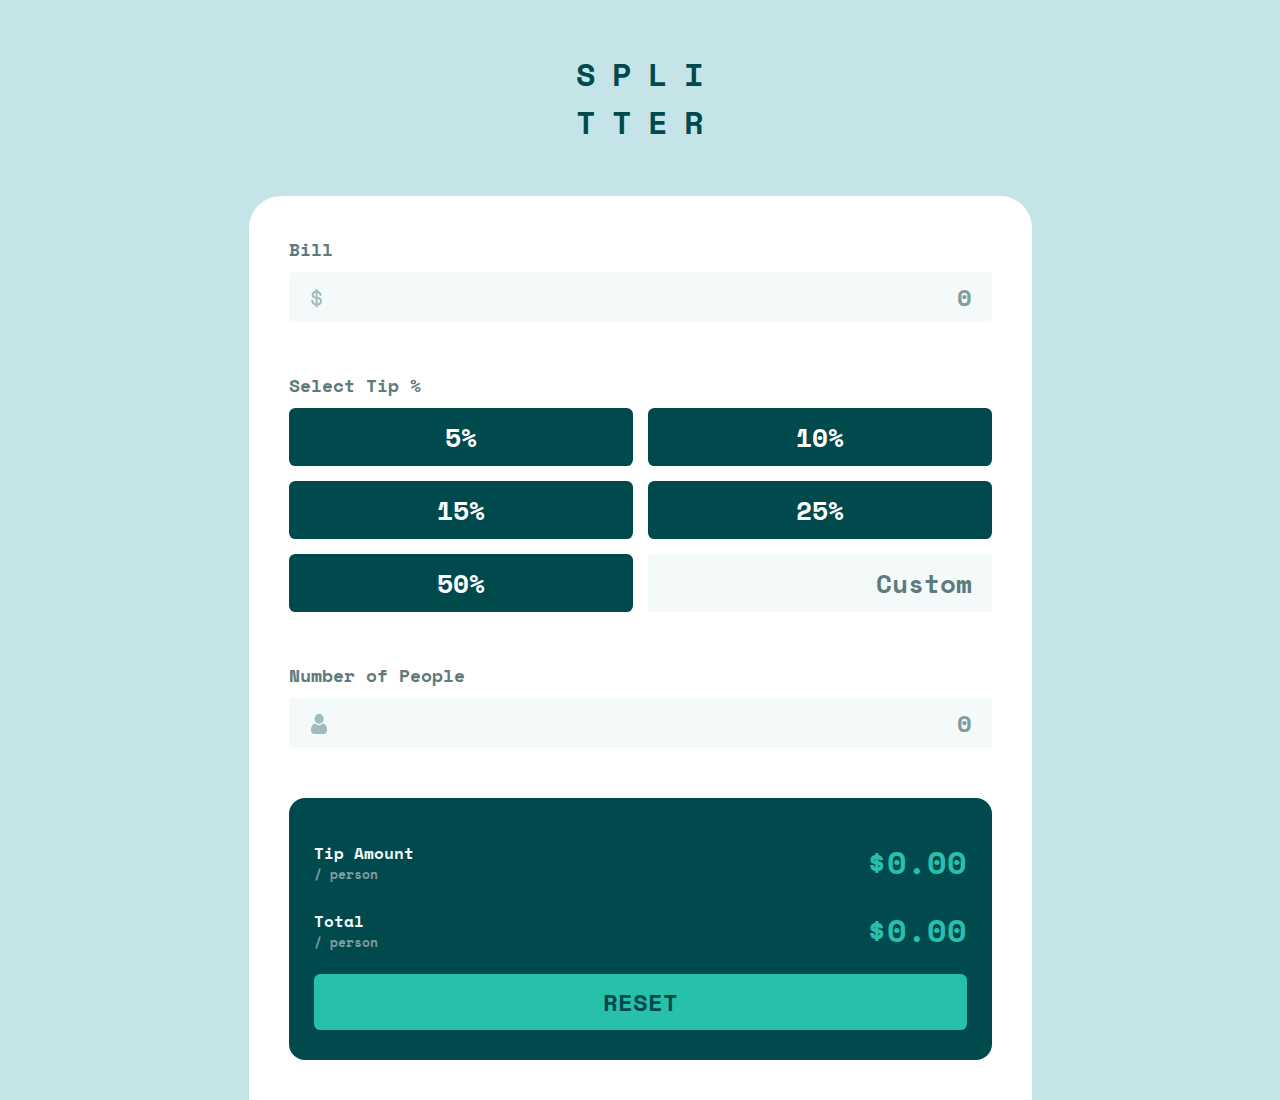
<file: tip-calculator-app-main/index.html>
<!DOCTYPE html>
<html lang="en">
  <head>
    <meta charset="UTF-8" />
    <meta name="viewport" content="width=device-width, initial-scale=1.0" />
    <!-- displays site properly based on user's device -->

    <link
      rel="icon"
      type="image/png"
      sizes="32x32"
      href="./images/favicon-32x32.png"
    />

    <title>Frontend Mentor | Tip calculator app</title>

    <link rel="stylesheet" href="css/reset.css" />
    <link rel="stylesheet" href="css/custom.css" />
    <link rel="preconnect" href="https://fonts.googleapis.com" />
    <link rel="preconnect" href="https://fonts.gstatic.com" crossorigin />
    <link
      href="https://fonts.googleapis.com/css2?family=Space+Mono:wght@400;700&display=swap"
      rel="stylesheet"
    />
  </head>
  <body>
    <div class="logo">
      <p>SPLI</p>
      <p>TTER</p>
    </div>

    <main class="main-container">
      <div class="input">
        <div class="bill-input">
          <div class="label">
            <p class="label-text">Bill</p>
            <p class="label-error"></p>
          </div>
          <img src="./images/icon-dollar.svg" alt="" class="input-icon" />
          <input inputmode="numeric" id="bill" placeholder="0" />
        </div>

        <div class="tip-input">
          <div class="label">
            <p class="label-text">Select Tip %</p>
            <p class="label-error"></p>
          </div>
          <div class="tip-selector-grid">
            <input
              type="radio"
              label="5%"
              name="tip"
              value="5"
              id="radio-1"
            /><label for="radio-1">5%</label>
            <input
              type="radio"
              label="10%"
              name="tip"
              value="10"
              id="radio-2"
            /><label for="radio-2">10%</label>
            <input
              type="radio"
              label="15%"
              name="tip"
              value="15"
              id="radio-3"
            /><label for="radio-3">15%</label>
            <input
              type="radio"
              label="25%"
              name="tip"
              value="25"
              id="radio-4"
            /><label for="radio-4">25%</label>
            <input
              type="radio"
              label="50%"
              name="tip"
              value="50"
              id="radio-5"
            /><label for="radio-5">50%</label>
            <input
              inputmode="numeric"
              id="radio-6"
              placeholder="Custom"
            />
          </div>
        </div>

        <div class="people-input">
          <div class="label">
            <p class="label-text">Number of People</p>
            <p class="label-error"></p>
          </div>
          <img src="./images/icon-person.svg" alt="" class="input-icon" />
          <input inputmode="numeric" id="people" placeholder="0" />
        </div>
      </div>

      <div class="output">
        <div class="output-line">
          <div class="output-line-description">
            <p class="description-first-line">Tip Amount</p>
            <p class="description-second-line">/ person</p>
          </div>
          <p class="output-line-result">$<span class="res-tip">0.00</span></p>
        </div>
        <div class="output-line">
          <div class="output-line-description">
            <p class="description-first-line">Total</p>
            <p class="description-second-line">/ person</p>
          </div>
          <p class="output-line-result">$<span class="res-total">0.00</span></p>
        </div>
        <button class="reset-button">Reset</button>
      </div>
    </main>

    <!--
    <div class="attribution">
      Challenge by <a href="https://www.frontendmentor.io?ref=challenge" target="_blank">Frontend Mentor</a>. 
      Coded by <a href="#">Your Name Here</a>.
    </div>
    -->
    <script src="js/script.js"></script>  
  </body>
</html>
</file>
<file: column-preview-card-component/style.css>
body {
  background-color: #f2f2f2;
}

.page-wrapper {
  min-height: 100%;
  min-width: 300px;
  max-width: 900px;
  margin: auto;
  padding: 150px 30px;
  display: flex;
  flex-direction: column;
  align-items: center;
  justify-content: center;
}
@media screen and (min-width: 1024px) {
  .page-wrapper {
    flex-direction: row;
    align-items: center;
    justify-content: center;
    padding: 0;
  }
}
.page-wrapper .card {
  padding: 50px;
}
@media screen and (max-width: 1024px) {
  .page-wrapper .card {
    max-width: 90%;
    min-height: 350px;
  }
}
.page-wrapper .card .card-content .card-title {
  margin: 30px 0;
  font-size: 50px;
  text-transform: uppercase;
  font-family: "Big Shoulders Display", cursive;
  font-weight: 700;
  color: #f2f2f2;
}
.page-wrapper .card .card-content .card-body {
  font-size: 15px;
  color: rgba(255, 255, 255, 0.75);
  font-family: "Lexend Deca", sans-serif;
  font-weight: 400;
}
.page-wrapper .card .card-button {
  background-color: #f2f2f2;
  border: none;
  font-size: 15px;
  font-family: "Lexend Deca", sans-serif;
  font-weight: 400;
  border-radius: 50px;
  margin-top: 100px;
  padding: 18px 35px;
}
.page-wrapper .card .card-button:hover {
  outline: 2px solid #f2f2f2;
  background-color: transparent;
  color: #f2f2f2;
  cursor: pointer;
}
@media screen and (max-width: 1024px) {
  .page-wrapper .card .card-button {
    margin-top: 50px;
  }
}
.page-wrapper .card-sedans {
  background-color: #e38826;
  border-top-left-radius: 10px;
  border-bottom-left-radius: 10px;
}
@media screen and (max-width: 1024px) {
  .page-wrapper .card-sedans {
    border-bottom-left-radius: 0;
    border-top-right-radius: 10px;
  }
}
.page-wrapper .card-sedans .card-button {
  color: #e38826;
}
.page-wrapper .card-suv {
  background-color: #006970;
}
.page-wrapper .card-suv .card-button {
  color: #006970;
}
.page-wrapper .card-luxury {
  background-color: #004241;
  border-top-right-radius: 10px;
  border-bottom-right-radius: 10px;
}
@media screen and (max-width: 1024px) {
  .page-wrapper .card-luxury {
    border-top-right-radius: 0;
    border-bottom-left-radius: 10px;
  }
}
.page-wrapper .card-luxury .card-button {
  color: #004241;
}
.page-wrapper .attribution {
  position: relative;
  bottom: -150px;
}
@media screen and (min-width: 1024px) {
  .page-wrapper .attribution {
    position: absolute;
    bottom: 0;
  }
}

/*# sourceMappingURL=style.css.map */
</file>
<file: column-preview-card/style.css>
body {
  background-color: #f2f2f2;
}

.page-wrapper {
  min-height: 100%;
  min-width: 300px;
  max-width: 900px;
  margin: auto;
  padding: 150px 30px;
  display: flex;
  flex-direction: column;
  align-items: center;
  justify-content: center;
}
@media screen and (min-width: 1024px) {
  .page-wrapper {
    flex-direction: row;
    align-items: center;
    justify-content: center;
    padding: 0;
  }
}
.page-wrapper .card {
  padding: 50px;
}
@media screen and (max-width: 1024px) {
  .page-wrapper .card {
    max-width: 90%;
    min-height: 350px;
  }
}
.page-wrapper .card .card-content .card-title {
  margin: 30px 0;
  font-size: 50px;
  text-transform: uppercase;
  font-family: "Big Shoulders Display", cursive;
  font-weight: 700;
  color: #f2f2f2;
}
.page-wrapper .card .card-content .card-body {
  font-size: 15px;
  color: rgba(255, 255, 255, 0.75);
  font-family: "Lexend Deca", sans-serif;
  font-weight: 400;
}
.page-wrapper .card .card-button {
  background-color: #f2f2f2;
  border: none;
  font-size: 15px;
  font-family: "Lexend Deca", sans-serif;
  font-weight: 400;
  border-radius: 50px;
  margin-top: 100px;
  padding: 18px 35px;
}
.page-wrapper .card .card-button:hover {
  outline: 2px solid #f2f2f2;
  background-color: transparent;
  color: #f2f2f2;
  cursor: pointer;
}
@media screen and (max-width: 1024px) {
  .page-wrapper .card .card-button {
    margin-top: 50px;
  }
}
.page-wrapper .card-sedans {
  background-color: #e38826;
  border-top-left-radius: 10px;
  border-bottom-left-radius: 10px;
}
@media screen and (max-width: 1024px) {
  .page-wrapper .card-sedans {
    border-bottom-left-radius: 0;
    border-top-right-radius: 10px;
  }
}
.page-wrapper .card-sedans .card-button {
  color: #e38826;
}
.page-wrapper .card-suv {
  background-color: #006970;
}
.page-wrapper .card-suv .card-button {
  color: #006970;
}
.page-wrapper .card-luxury {
  background-color: #004241;
  border-top-right-radius: 10px;
  border-bottom-right-radius: 10px;
}
@media screen and (max-width: 1024px) {
  .page-wrapper .card-luxury {
    border-top-right-radius: 0;
    border-bottom-left-radius: 10px;
  }
}
.page-wrapper .card-luxury .card-button {
  color: #004241;
}
.page-wrapper .attribution {
  position: relative;
  bottom: -150px;
}
@media screen and (min-width: 1024px) {
  .page-wrapper .attribution {
    position: absolute;
    bottom: 0;
  }
}

/*# sourceMappingURL=style.css.map */
</file>
<file: order-summary-component/style.css>
body {
  font-family: "Red Hat Display", sans-serif;
  background-color: #e0e8ff;
}

.wrapper {
  width: 100%;
  height: 100%;
  background: url("./images/pattern-background-desktop.svg") center center no-repeat;
  background-size: cover;
  display: flex;
  justify-content: center;
  align-items: center;
  flex-direction: column;
}
@media screen and (max-width: 768px) {
  .wrapper {
    background: url("./images/pattern-background-mobile.svg") center center no-repeat;
  }
}
.wrapper .card {
  background-color: #f5f7ff;
  display: flex;
  flex-direction: column;
  width: 90%;
  max-width: 420px;
  border-radius: 1.3rem;
  text-align: center;
  box-shadow: 0 20px 20px 0 rgba(0, 0, 0, 0.123);
}
.wrapper .card img {
  border-top-left-radius: 1.3rem;
  border-top-right-radius: 1.3rem;
}
.wrapper .card .card-content {
  padding: 45px 40px;
  display: flex;
  flex-direction: column;
  align-items: center;
}
.wrapper .card .card-content .card-title {
  font-size: 25px;
  font-weight: 900;
}
.wrapper .card .card-content .card-body {
  font-size: 16px;
  font-weight: 500;
  padding: 25px 0px;
}
.wrapper .card .card-content .card-plan {
  width: 90%;
  padding: 10px 5%;
  display: flex;
  align-items: center;
  justify-content: space-around;
  background-color: rgba(114, 128, 167, 0.082);
  border-radius: 0.6rem;
  margin-bottom: 30px;
}
.wrapper .card .card-content .card-plan .card-plan-icon {
  border-radius: 100%;
}
.wrapper .card .card-content .card-plan .card-plan-details {
  text-align: left;
  flex: 2;
  margin-left: 15px;
}
.wrapper .card .card-content .card-plan .card-plan-details .card-plan-name {
  font-weight: 700;
}
.wrapper .card .card-content .card-plan .card-plan-details .card-plan-price {
  color: #7280a7;
}
.wrapper .card .card-content .card-plan .card-plan-change {
  color: #3829e0;
  font-size: 16px;
  transition: all 0.3s ease-in-out;
}
.wrapper .card .card-content .card-plan .card-plan-change:hover {
  transition: all 0.3s ease-in-out;
  color: #4638e0;
  cursor: pointer;
}
.wrapper .card .card-content .card-submit {
  background-color: #3829e0;
  color: #f5f7ff;
  font-size: 15px;
  font-weight: 700;
  border: none;
  width: 100%;
  padding: 13px 0px;
  border-radius: 0.6rem;
  box-shadow: 0 4px 8px 0 rgba(56, 41, 224, 0.432);
  transition: all 0.3s ease-in-out;
}
.wrapper .card .card-content .card-submit:hover {
  transition: all 0.3s ease-in-out;
  background-color: #4638e0;
  cursor: pointer;
}
.wrapper .card .card-content .card-cancel {
  padding-top: 25px;
  font-size: 15px;
  text-decoration: none;
  color: #7280a7;
  font-weight: 600;
  transition: all 0.3s ease-in-out;
}
.wrapper .card .card-content .card-cancel:hover {
  transition: all 0.3s ease-in-out;
  color: #1f2f56;
  cursor: pointer;
}
.wrapper .attribution {
  position: absolute;
  bottom: 0;
}

/*# sourceMappingURL=style.css.map */
</file>
<file: order-summary/style.css>
body {
  font-family: "Red Hat Display", sans-serif;
  background-color: #e0e8ff;
}

.wrapper {
  width: 100%;
  height: 100%;
  background: url("./images/pattern-background-desktop.svg") center center no-repeat;
  background-size: cover;
  display: flex;
  justify-content: center;
  align-items: center;
  flex-direction: column;
}
@media screen and (max-width: 768px) {
  .wrapper {
    background: url("./images/pattern-background-mobile.svg") center center no-repeat;
  }
}
.wrapper .card {
  background-color: #f5f7ff;
  display: flex;
  flex-direction: column;
  width: 90%;
  max-width: 420px;
  border-radius: 1.3rem;
  text-align: center;
  box-shadow: 0 20px 20px 0 rgba(0, 0, 0, 0.123);
}
.wrapper .card img {
  border-top-left-radius: 1.3rem;
  border-top-right-radius: 1.3rem;
}
.wrapper .card .card-content {
  padding: 45px 40px;
  display: flex;
  flex-direction: column;
  align-items: center;
}
.wrapper .card .card-content .card-title {
  font-size: 25px;
  font-weight: 900;
}
.wrapper .card .card-content .card-body {
  font-size: 16px;
  font-weight: 500;
  padding: 25px 0px;
}
.wrapper .card .card-content .card-plan {
  width: 90%;
  padding: 10px 5%;
  display: flex;
  align-items: center;
  justify-content: space-around;
  background-color: rgba(114, 128, 167, 0.082);
  border-radius: 0.6rem;
  margin-bottom: 30px;
}
.wrapper .card .card-content .card-plan .card-plan-icon {
  border-radius: 100%;
}
.wrapper .card .card-content .card-plan .card-plan-details {
  text-align: left;
  flex: 2;
  margin-left: 15px;
}
.wrapper .card .card-content .card-plan .card-plan-details .card-plan-name {
  font-weight: 700;
}
.wrapper .card .card-content .card-plan .card-plan-details .card-plan-price {
  color: #7280a7;
}
.wrapper .card .card-content .card-plan .card-plan-change {
  color: #3829e0;
  font-size: 16px;
  transition: all 0.3s ease-in-out;
}
.wrapper .card .card-content .card-plan .card-plan-change:hover {
  transition: all 0.3s ease-in-out;
  color: #4638e0;
  cursor: pointer;
}
.wrapper .card .card-content .card-submit {
  background-color: #3829e0;
  color: #f5f7ff;
  font-size: 15px;
  font-weight: 700;
  border: none;
  width: 100%;
  padding: 13px 0px;
  border-radius: 0.6rem;
  box-shadow: 0 4px 8px 0 rgba(56, 41, 224, 0.432);
  transition: all 0.3s ease-in-out;
}
.wrapper .card .card-content .card-submit:hover {
  transition: all 0.3s ease-in-out;
  background-color: #4638e0;
  cursor: pointer;
}
.wrapper .card .card-content .card-cancel {
  padding-top: 25px;
  font-size: 15px;
  text-decoration: none;
  color: #7280a7;
  font-weight: 600;
  transition: all 0.3s ease-in-out;
}
.wrapper .card .card-content .card-cancel:hover {
  transition: all 0.3s ease-in-out;
  color: #1f2f56;
  cursor: pointer;
}
.wrapper .attribution {
  position: absolute;
  bottom: 0;
}

/*# sourceMappingURL=style.css.map */
</file>
<file: profile-card-component-main/css/custom.css>
/* COLORS */
/* FONTS */
/* STYLES */
body {
  background-color: #19a2ae;
  display: flex;
  align-items: center;
  justify-content: center;
  font-family: "Kumbh Sans", sans-serif;
  font-size: 18px;
}

.card {
  background-color: aliceblue;
  border-radius: 1rem;
}
.card .card-featured-image {
  border-top-left-radius: 1rem;
  border-top-right-radius: 1rem;
}
.card .card-body {
  display: flex;
  flex-direction: column;
  align-items: center;
  padding: 0 2rem;
  text-align: center;
}
.card .card-body .user-propic {
  margin-top: -3.2rem;
  margin-bottom: 2rem;
  border-radius: 100%;
  outline: 5px solid white;
}
.card .card-body .user-anagraphic .user-name {
  color: #2d3248;
  font-weight: 700;
}
.card .card-body .user-anagraphic .user-age {
  margin-left: 0.5rem;
  color: #6a6f81;
}
.card .card-body .user-location {
  margin-top: 0.5rem;
  font-size: 15px;
  color: #6a6f81;
}
.card .card-body .line {
  margin-top: 1rem;
  width: calc(100% + 4rem);
  border: none;
  border-top: 0.01rem solid rgba(150, 150, 150, 0.308);
  margin-left: -2rem;
}
.card .card-body .card-counters {
  width: 100%;
  display: flex;
  justify-content: space-between;
  align-items: center;
  margin-bottom: 0.5rem;
}
.card .card-body .card-counters .counter-element {
  margin: 1rem;
}
.card .card-body .card-counters .counter-element .element-count {
  color: #2d3248;
  font-weight: 700;
}
.card .card-body .card-counters .counter-element .element-description {
  color: #6a6f81;
  font-size: 11px;
  letter-spacing: 0.1rem;
}

/*# sourceMappingURL=custom.css.map */
</file>
<file: qr-code-component/css/custom.css>
/* COLORS */
/* FONTS */
/* STYLES */
body {
  background-color: #d6e2f0;
  display: flex;
  justify-content: center;
  align-items: center;
  font-family: "Outfit", sans-serif;
  font-size: 15px;
}

main {
  background-color: white;
  border-radius: 1rem;
  padding: 1rem;
  width: 300px;
}
main .card-image {
  width: 100%;
  border-radius: 1rem;
}
main .card-body {
  margin-top: 0.7rem;
  text-align: center;
  padding: 0.3rem;
}
main .card-body .card-title {
  font-size: 20px;
  color: #1f3251;
  font-weight: 700;
}
main .card-body .card-text {
  margin-top: 0.7rem;
  color: #7b879d;
  font-weight: 400;
}

/*# sourceMappingURL=custom.css.map */
</file>
<file: social-proof-section/style.css>
/*@media (min-width: 992px) { ... }*/
body {
  font-size: 15px;
  background-color: white;
  font-family: "Spartan", sans-serif;
}

.page-wrapper {
  padding: 70px 27px;
}
@media screen and (min-width: 992px) {
  .page-wrapper {
    padding: 100px;
    display: flex;
    flex-wrap: wrap;
  }
}
@media screen and (min-width: 992px) {
  .page-wrapper .page-info {
    float: left;
    flex: 1;
  }
}
.page-wrapper .page-info .headline {
  font-size: 30px;
  text-align: center;
  color: #502050;
  font-weight: 700;
  padding: 0 10px;
}
@media screen and (min-width: 992px) {
  .page-wrapper .page-info .headline {
    padding: 0;
    font-size: 50px;
    text-align: left;
    width: 500px;
  }
}
.page-wrapper .page-info .description {
  text-align: center;
  color: #937b92;
  font-weight: 500;
  margin: 25px 0;
}
@media screen and (min-width: 992px) {
  .page-wrapper .page-info .description {
    font-size: 1.2em;
    text-align: left;
    width: 550px;
  }
}
.page-wrapper .break {
  height: 0;
}
@media screen and (min-width: 992px) {
  .page-wrapper .break {
    flex-basis: 100%;
  }
}
.page-wrapper .ratings-container {
  display: flex;
  flex-direction: column;
  justify-content: center;
  align-items: center;
  margin-bottom: 25px;
}
@media screen and (min-width: 992px) {
  .page-wrapper .ratings-container {
    flex: 2;
    flex-shrink: 0;
    align-items: flex-end;
  }
}
.page-wrapper .ratings-container .rating {
  width: 100%;
  margin: 10px 0;
  padding: 15px 0;
  display: flex;
  flex-wrap: nowrap;
  flex-direction: column;
  align-items: center;
  background-color: #f7f2f7;
  border-radius: 7px;
}
@media screen and (min-width: 992px) {
  .page-wrapper .ratings-container .rating {
    width: auto;
    min-width: 50%;
    flex-direction: row;
    align-items: center;
    justify-content: center;
  }
  .page-wrapper .ratings-container .rating:first-child {
    margin-right: 40%;
  }
  .page-wrapper .ratings-container .rating:nth-child(2) {
    margin-right: 20%;
  }
}
.page-wrapper .ratings-container .rating .stars {
  margin-bottom: 10px;
}
@media screen and (min-width: 992px) {
  .page-wrapper .ratings-container .rating .stars {
    display: flex;
    align-items: center;
    justify-content: space-around;
    margin: 0 30px;
    width: 30%;
  }
}
.page-wrapper .ratings-container .rating p {
  color: #502050;
  font-weight: 700;
}
@media screen and (min-width: 992px) {
  .page-wrapper .ratings-container .rating p {
    margin-top: 7px;
    width: 70%;
  }
}
.page-wrapper .cards-container {
  display: flex;
  flex-direction: column;
  align-items: center;
}
@media screen and (min-width: 992px) {
  .page-wrapper .cards-container {
    margin-top: 50px;
    max-width: 100%;
    flex: 1;
    flex-direction: row;
    align-items: flex-start;
  }
}
.page-wrapper .cards-container .card {
  background-color: #502050;
  color: white;
  padding: 37px;
  margin-bottom: 20px;
  border-radius: 7px;
}
@media screen and (min-width: 992px) {
  .page-wrapper .cards-container .card:nth-child(2) {
    margin: 50px 80px 0 80px;
  }
  .page-wrapper .cards-container .card:last-child {
    margin-top: 100px;
  }
}
.page-wrapper .cards-container .card .card-client {
  display: flex;
  justify-content: flex-start;
  align-items: center;
}
.page-wrapper .cards-container .card .card-client .client-pic {
  border-radius: 100%;
  width: 50px;
  height: auto;
}
.page-wrapper .cards-container .card .card-client .client-details {
  margin-left: 20px;
}
.page-wrapper .cards-container .card .card-client .client-details .client-name {
  font-weight: 700;
}
.page-wrapper .cards-container .card .card-client .client-details .client-type {
  color: #ee68a4;
}
.page-wrapper .cards-container .card .card-review {
  margin-top: 30px;
  font-weight: 500;
}
@media screen and (min-width: 992px) {
  .page-wrapper .attribution {
    width: auto;
    position: absolute;
    bottom: 0;
    margin-left: auto;
    margin-right: auto;
  }
}

/*# sourceMappingURL=style.css.map */
</file>
<file: sunnyside-agency-landing-page/css/custom.css>
/* FONTS */
/* COLORS */
/* MOBILE FIRST STYLES */
body {
  font-size: 18px;
}

.navbar {
  z-index: 10;
  position: absolute;
  top: 0;
  left: 0;
  width: 100%;
  padding: 2rem;
  display: flex;
  align-items: center;
  justify-content: space-between;
  box-sizing: border-box;
}
.navbar .menu-toggler:hover {
  cursor: pointer;
}
.navbar .triangle {
  position: absolute;
  top: 5rem;
  left: calc(100% - 5.1rem);
  width: 0;
  height: 0;
  border-top: 50px solid transparent;
  border-right: 50px solid white;
  border-bottom: 0px solid transparent;
}
.navbar .navbar-links {
  font-family: "Barlow", sans-serif;
  position: absolute;
  top: 7rem;
  background-color: white;
  width: calc(100% - 4rem);
  padding: 3rem 2rem;
  box-sizing: border-box;
  display: flex;
  flex-direction: column;
  align-items: center;
  justify-content: center;
  font-size: 23px;
}
.navbar .navbar-links .navbar-link {
  color: #818498;
}
.navbar .navbar-links .navbar-link:not(:first-of-type) {
  margin-top: 2.5rem;
}
.navbar .navbar-links .navbar-link:hover {
  color: black;
  cursor: pointer;
}
.navbar .navbar-links .button-link {
  font-family: "Fraunces", serif;
  font-size: 20px;
  color: black;
  text-transform: uppercase;
  border-radius: 2rem;
  background-color: #fad400;
  padding: 1rem 1.5rem;
}
.navbar .hide {
  display: none;
}

.hero {
  position: relative;
  top: 0;
  left: 0;
  background: url("../images/mobile/image-header.jpg") no-repeat center bottom;
  background-size: cover;
  height: 100vh;
  text-align: center;
  padding: 2rem;
  box-sizing: border-box;
  width: 100%;
}
.hero h1 {
  text-align: center;
  margin-top: 9rem;
  font-size: calc(18px + 1.5rem);
  font-family: "Fraunces", serif;
  text-transform: uppercase;
  color: white;
  letter-spacing: 0.6rem;
  font-weight: 900;
}
.hero .arrow {
  position: absolute;
  left: calc(50% - 1.3rem);
  top: 55vh;
  width: auto;
  height: 9.5rem;
}

.callouts {
  display: grid;
  grid-template-columns: 1fr;
  grid-template-rows: 0.8fr 1fr 0.8fr 1fr;
  grid-column-gap: 0px;
  grid-row-gap: 0px;
}
.callouts .callout-image {
  width: 100%;
  height: 50vh;
}
.callouts .callout-text {
  width: 100%;
  height: 50vh;
  display: flex;
  flex-direction: column;
  align-items: center;
  justify-content: center;
  text-align: center;
  box-sizing: border-box;
  padding: 2.5rem 2rem;
  box-sizing: border-box;
}
.callouts .callout-text .callout-title {
  font-family: "Fraunces", serif;
  font-weight: 900;
  font-size: 28px;
}
.callouts .callout-text .callout-body {
  font-family: "Barlow", sans-serif;
  color: #5a636c;
  margin-top: 2rem;
  font-size: 19px;
  line-height: 2rem;
}
.callouts .callout-text .callout-learnmore {
  font-size: 1rem;
  text-decoration: none;
  text-transform: uppercase;
  color: #23303e;
  font-family: "Fraunces", serif;
  font-weight: 900;
  display: block;
  margin-top: 2rem;
}
.callouts .transform-image {
  grid-area: 1/1/2/2;
  background: url("../images/mobile/image-transform.jpg") no-repeat center center;
  background-size: cover;
}
.callouts .transform-text {
  grid-area: 2/1/3/2;
}
.callouts .transform-text .transform-learnmore {
  position: relative;
  transition: all 0.2s ease-in-out;
}
.callouts .transform-text .transform-learnmore::after {
  position: absolute;
  top: 0.8rem;
  left: 50%;
  transform: translateX(-50%);
  width: 110%;
  height: 1rem;
  content: "";
  background-color: rgba(250, 212, 0, 0.3);
  border-radius: 0.4rem;
  transition: all 0.2s ease-in-out;
  z-index: -1;
}
.callouts .transform-text .transform-learnmore:hover::after {
  background-color: rgba(250, 212, 0, 0.678);
}
.callouts .standout-image {
  grid-area: 3/1/4/2;
  background: url("../images/mobile/image-stand-out.jpg") no-repeat center center;
  background-size: cover;
}
.callouts .standout-text {
  grid-area: 4/1/5/2;
}
.callouts .standout-text .standout-learnmore {
  position: relative;
}
.callouts .standout-text .standout-learnmore::after {
  position: absolute;
  top: 0.8rem;
  left: 50%;
  transform: translateX(-50%);
  width: 110%;
  height: 1rem;
  content: "";
  background-color: rgba(254, 120, 103, 0.3);
  border-radius: 0.4rem;
  transition: 0.3s ease;
  z-index: -1;
}
.callouts .standout-text .standout-learnmore:hover::after {
  background-color: rgba(247, 81, 59, 0.486);
}

.cta {
  display: grid;
  grid-template-columns: 1fr;
  grid-template-rows: repeat(2, 1fr);
  grid-column-gap: 0px;
  grid-row-gap: 0px;
  text-align: center;
}
.cta .cta-card {
  width: 100%;
  height: 80vh;
  display: flex;
  flex-direction: column;
  align-items: center;
  justify-content: flex-end;
  padding: 2rem 2.5rem 1.5rem 2.5rem;
  box-sizing: border-box;
}
.cta .cta-card .cta-title {
  margin-bottom: 2rem;
  font-family: "Fraunces", serif;
  font-weight: 900;
  font-size: 38px;
  opacity: 0.6;
}
.cta .cta-card .cta-body {
  margin-bottom: 3rem;
  font-family: "Barlow", sans-serif;
  color: #23303e;
  font-size: 19px;
  opacity: 0.8;
  line-height: 2rem;
}
.cta .graphic-design {
  grid-area: 1/1/2/2;
  background: url("../images/mobile/image-graphic-design.jpg");
  background-size: cover;
  background-repeat: no-repeat;
}
.cta .photography {
  grid-area: 2/1/3/2;
  background: url("../images/mobile/image-photography.jpg");
  background-size: cover;
  background-repeat: no-repeat;
}

.testimonials {
  width: 100%;
  text-align: center;
  padding: 4rem 3rem 1rem 3rem;
  box-sizing: border-box;
}
.testimonials .testimonials-header {
  font-size: 19px;
  font-family: "Fraunces", serif;
  text-transform: uppercase;
  letter-spacing: 0.3rem;
  color: #818498;
  opacity: 0.7;
}
.testimonials .cards-container {
  margin-top: 4rem;
  display: flex;
  flex-direction: column;
  justify-content: flex-start;
  align-items: center;
}
.testimonials .cards-container .testimonials-card {
  margin-bottom: 5rem;
}
.testimonials .cards-container .testimonials-card .card-propic {
  width: 20%;
  height: auto;
  border-radius: 100%;
}
.testimonials .cards-container .testimonials-card .card-text {
  margin-top: 1.5rem;
  font-family: "Barlow", sans-serif;
  padding: 0 2rem;
  line-height: 1.5rem;
  color: #5a636c;
}
.testimonials .cards-container .testimonials-card .card-client-name {
  margin-top: 1.5rem;
  font-family: "Fraunces", serif;
  color: #23303e;
  font-weight: 900;
}
.testimonials .cards-container .testimonials-card .card-client-occupation {
  margin-top: 1rem;
  font-family: "Barlow", sans-serif;
  font-size: 0.9rem;
  color: #818498;
  opacity: 0.7;
}

.gallery {
  width: 100%;
  box-sizing: border-box;
  display: grid;
  grid-template-columns: repeat(2, 1fr);
  grid-template-rows: repeat(2, 1fr);
  grid-column-gap: 0px;
  grid-row-gap: 0px;
}
.gallery .gallery-image {
  width: 100%;
  height: 25vh;
}
.gallery .milk {
  grid-area: 1/1/2/2;
  background: url("../images/mobile/image-gallery-milkbottles.jpg") no-repeat;
  background-size: cover;
}
.gallery .orange {
  grid-area: 1/2/2/3;
  background: url("../images/mobile/image-gallery-orange.jpg") no-repeat;
  background-size: cover;
}
.gallery .cone {
  grid-area: 2/1/3/2;
  background: url("../images/mobile/image-gallery-cone.jpg") no-repeat;
  background-size: cover;
}
.gallery .sugar {
  grid-area: 2/2/3/3;
  background: url("../images/mobile/image-gallery-sugar-cubes.jpg") no-repeat;
  background-size: cover;
}

footer {
  background-color: #a0decf;
  text-align: center;
  display: flex;
  flex-direction: column;
  justify-content: flex-start;
  align-items: center;
  padding: 5rem 1rem;
}
footer .footer-logo {
  width: 40%;
  filter: invert(50%) sepia(37%) saturate(467%) hue-rotate(118deg) brightness(90%) contrast(90%);
}
footer .footer-links {
  width: 100%;
  margin-top: 2rem;
  display: flex;
  align-items: center;
  justify-content: space-around;
}
footer .footer-links a {
  font-size: 19px;
  text-decoration: none;
  color: #458c7e;
  font-family: "Barlow", sans-serif;
  letter-spacing: -0.01rem;
  transition: all 0.2s ease-in-out;
}
footer .footer-links a:hover {
  color: white;
  transition: all 0.2s ease-in-out;
}
footer .footer-icons {
  width: 40%;
  margin-top: 5rem;
  display: flex;
  align-items: center;
  justify-content: space-around;
}
footer .footer-icons a img {
  transition: all 0.2s ease-in-out;
}
footer .footer-icons a img:hover {
  transition: all 0.2s ease-in-out;
  filter: brightness(0) invert(1);
}

/* DESKTOP */
@media only screen and (min-width: 768px) {
  .navbar {
    padding: 0 1.5rem;
  }
  .navbar .navbar-logo {
    width: 11rem;
    margin-left: 1rem;
  }
  .navbar .menu-toggler {
    display: none;
  }
  .navbar .triangle {
    display: none;
  }
  .navbar .navbar-links {
    display: flex;
    width: fit-content;
    position: static;
    flex-direction: row;
    justify-content: space-around;
    padding: 1rem;
    background: transparent;
  }
  .navbar .navbar-links .navbar-link {
    margin: 0;
    color: white;
    transition: all 0.2s ease-in-out;
    margin-left: 3rem;
  }
  .navbar .navbar-links .navbar-link:not(:first-of-type) {
    margin-top: 0;
  }
  .navbar .navbar-links .navbar-link:hover {
    color: white;
    opacity: 0.7;
    transition: all 0.2s ease-in-out;
  }
  .navbar .navbar-links .button-link {
    background-color: white;
    color: #23303e;
    transition: all 0.2s ease-in-out;
  }
  .navbar .navbar-links .button-link:hover {
    background-color: rgba(255, 255, 255, 0.5);
    color: white;
    transition: all 0.2s ease-in-out;
  }

  .hero {
    background: url("../images/desktop/image-header.jpg") no-repeat center center;
    background-size: cover;
    height: 100vh;
  }
  .hero h1 {
    font-size: calc(18px + 3rem);
  }
  .hero .arrow {
    left: calc(50% - 2rem);
    top: 46vh;
  }

  .callouts {
    display: grid;
    grid-template-columns: repeat(2, 1fr);
    grid-template-rows: repeat(2, 1fr);
    grid-column-gap: 0px;
    grid-row-gap: 0px;
  }
  .callouts .callout-image {
    height: 70vh;
  }
  .callouts .callout-text {
    height: 70vh;
    text-align: left;
    align-items: flex-start;
    padding: 3rem 5rem;
  }
  .callouts .callout-text .callout-title {
    font-size: calc(18px + 1.5rem);
  }
  .callouts .callout-text .callout-body {
    font-size: calc(18px + 0.3rem);
    margin-top: 3rem;
    line-height: 2.5rem;
  }
  .callouts .callout-text .callout-learnmore {
    font-size: calc(18px + 0.2rem);
    margin-top: 3rem;
  }
  .callouts .transform-image {
    grid-area: 1/2/2/3;
    background: url("../images/desktop/image-transform.jpg") no-repeat center center;
    background-size: cover;
  }
  .callouts .transform-text {
    grid-area: 1/1/2/2;
  }
  .callouts .standout-image {
    grid-area: 2/1/3/2;
    background: url("../images/desktop/image-stand-out.jpg") no-repeat center center;
    background-size: cover;
  }
  .callouts .standout-text {
    grid-area: 2/2/3/3;
  }

  .cta {
    display: grid;
    grid-template-columns: repeat(2, 1fr);
    grid-template-rows: 1fr;
    grid-column-gap: 0px;
    grid-row-gap: 0px;
  }
  .cta .cta-card {
    height: 90vh;
    justify-content: flex-start;
    align-items: center;
    padding: 33rem 3rem 0.8rem 3rem;
  }
  .cta .cta-card .cta-body {
    font-size: calc(18px + 0.3rem);
  }
  .cta .graphic-design {
    grid-area: 1/1/2/2;
    background: url("../images/desktop/image-graphic-design.jpg") no-repeat;
    background-size: cover;
  }
  .cta .photography {
    grid-area: 1/2/2/3;
    background: url("../images/desktop/image-photography.jpg") no-repeat;
    background-size: cover;
  }

  .testimonials {
    height: 100vh;
    padding: 10.5rem 5rem 2rem 5rem;
  }
  .testimonials .testimonials-header {
    font-size: calc(18px + 1rem);
  }
  .testimonials .cards-container {
    margin-top: 6rem;
    flex-direction: row;
    align-items: center;
    justify-content: space-around;
  }
  .testimonials .cards-container .testimonials-card {
    margin: 0;
  }
  .testimonials .cards-container .testimonials-card .card-text {
    margin-top: 3rem;
    font-size: calc(18px + 0.2rem);
    padding: 0 4rem;
    line-height: 2.5rem;
  }
  .testimonials .cards-container .testimonials-card .card-client-name {
    margin-top: 3rem;
    font-size: 1.5rem;
  }
  .testimonials .cards-container .testimonials-card .card-client-occupation {
    font-size: 1.1rem;
  }

  .gallery {
    display: grid;
    grid-template-columns: repeat(4, 1fr);
    grid-template-rows: 1fr;
    grid-column-gap: 0px;
    grid-row-gap: 0px;
  }
  .gallery .gallery-image {
    width: 100%;
    height: 55vh;
  }
  .gallery .milk {
    grid-area: 1/1/2/2;
    background: url("../images/desktop/image-gallery-milkbottles.jpg") no-repeat;
    background-size: cover;
  }
  .gallery .orange {
    grid-area: 1/2/2/3;
    background: url("../images/desktop/image-gallery-orange.jpg") no-repeat center center;
    background-size: cover;
  }
  .gallery .cone {
    grid-area: 1/3/2/4;
    background: url("../images/desktop/image-gallery-cone.jpg") no-repeat center center;
    background-size: cover;
  }
  .gallery .sugar {
    grid-area: 1/4/2/5;
    background: url("../images/desktop/image-gallery-sugarcubes.jpg") no-repeat;
    background-size: cover;
  }

  footer .footer-logo {
    width: 15rem;
  }
  footer .footer-links {
    width: 25%;
    margin-top: 3.5rem;
  }
  footer .footer-links a {
    font-size: calc(18px + 0.5rem);
  }
  footer .footer-icons {
    margin-top: 7rem;
    width: 15%;
  }
  footer .footer-icons a img {
    width: 1.7rem;
  }
}

/*# sourceMappingURL=custom.css.map */
</file>
<file: time-tracking-dashboard-main/css/custom.css>
body {
  width: 60%;
  margin: 0 auto;
  background-color: #0f1424;
  display: flex;
  align-items: center;
  justify-content: center;
  font-family: "Rubik", sans-serif;
  color: #FFFFFF;
}

.container {
  display: grid;
  grid-template-columns: repeat(4, 1fr);
  grid-template-rows: repeat(2, 1fr);
  grid-column-gap: 30px;
  grid-row-gap: 30px;
  grid-auto-rows: 1fr;
}
.container .user {
  grid-area: 1/1/3/2;
}
.container .user .user-info {
  z-index: 10;
  position: relative;
  padding: 30px 30px 90px 30px;
  display: flex;
  flex-direction: column;
  background-color: #5847eb;
  border-radius: 1.2rem;
}
.container .user .user-info .propic {
  max-width: 40%;
  background-color: #FFFFFF;
  border-radius: 100%;
  padding: 3px;
  margin-bottom: 40px;
}
.container .user .user-info .description .report-tag {
  opacity: 0.5;
  margin-bottom: 5px;
  font-size: 0.9rem;
}
.container .user .user-info .description .user-name {
  font-size: 2.5rem;
  font-weight: 300;
}
.container .user .selectors {
  margin-top: -25px;
  background-color: #1c1f4a;
  border-radius: 1.2rem;
  padding: 70px 30px 20px 30px;
  display: flex;
  flex-direction: column;
  align-items: flex-start;
  justify-items: center;
}
.container .user .selectors .selector {
  background: transparent;
  border: none;
  margin-bottom: 20px;
  color: #FFFFFF;
  font-size: 1.2rem;
  font-family: "Rubik", sans-serif;
  opacity: 0.5;
  transition: all 0.2s ease-in-out;
}
.container .user .selectors .selector:hover {
  cursor: pointer;
  opacity: 1;
  transition: all 0.2s ease-in-out;
}
.container .user .selectors .selected {
  opacity: 1;
}
.container .activity {
  display: flex;
  flex-direction: column;
}
.container .activity .activity-image {
  flex: 1;
  border-radius: 1.2rem;
  text-align: right;
  overflow: hidden;
  max-height: 80px;
  padding: 0px 1 0px;
}
.container .activity .activity-image .activity-icon {
  position: relative;
  top: -10px;
  display: inline-block;
}
.container .activity .activity-infos {
  flex: 1;
  margin-top: -35px;
  z-index: 1000;
  border-radius: 1.2rem;
  background: #1c1f4a;
  padding: 30px;
  transition: all 0.2s ease-in-out;
}
.container .activity .activity-infos:hover {
  cursor: pointer;
  background-color: #6f76c8;
  transition: all 0.2s ease-in-out;
}
.container .activity .activity-infos .activity-header {
  width: 100%;
  display: flex;
  align-items: center;
  justify-content: space-between;
  margin-bottom: 30px;
}
.container .activity .activity-infos .activity-header .activity-title {
  font-size: 1.1rem;
  font-weight: 500;
}
.container .activity .activity-infos .activity-header .ellipsis {
  height: 10%;
}
.container .activity .activity-infos .current-hours .hours {
  display: none;
  font-size: 3.5rem;
}
.container .activity .activity-infos .current-hours .visible {
  display: block;
}
.container .activity .activity-infos .last-hours .last {
  display: none;
  font-size: 0.9rem;
  opacity: 0.5;
  margin-top: 10px;
}
.container .activity .activity-infos .last-hours .visible {
  display: block;
}
.container .work {
  grid-area: 1/2/2/3;
}
.container .work .activity-image {
  background-color: #ff8c66;
}
.container .play {
  grid-area: 1/3/2/4;
}
.container .play .activity-image {
  background-color: #56c2e6;
}
.container .study {
  grid-area: 1/4/2/5;
}
.container .study .activity-image {
  background-color: #ff5c7c;
}
.container .exercise {
  grid-area: 2/2/3/3;
}
.container .exercise .activity-image {
  background-color: #4acf81;
}
.container .exercise .activity-image .activity-icon {
  top: 8px;
}
.container .social {
  grid-area: 2/3/3/4;
}
.container .social .activity-image {
  background-color: #7536d3;
}
.container .selfcare {
  grid-area: 2/4/3/5;
}
.container .selfcare .activity-image {
  background-color: #f1c65b;
}

@media (max-width: 768px) {
  body {
    width: 80%;
    margin: 0 auto;
    padding: 30px 0;
    height: auto;
    display: flex;
    flex-direction: column;
    align-items: center;
    justify-content: flex-start;
  }

  .container {
    display: flex;
    flex-direction: column;
  }
  .container .activity {
    display: block;
  }
  .container .activity .activity-image {
    height: 80px;
    padding: 0 20px;
  }
  .container .activity .activity-infos {
    position: relative;
    z-index: 1000;
  }
  .container .activity .activity-infos .activity-hours {
    display: flex;
    max-width: 100%;
    align-items: baseline;
    justify-content: space-between;
  }
  .container .activity .activity-infos .activity-hours .hours {
    font-size: 2rem;
  }
  .container .activity .activity-infos .activity-hours .last {
    font-size: 0.8rem;
  }
  .container .user .user-info {
    padding: 30px;
    display: flex;
    flex-direction: row;
    justify-content: space-around;
    align-items: center;
  }
  .container .user .user-info .propic {
    margin: 0;
    width: 20%;
  }
  .container .user .user-info .description {
    padding: 0;
    margin: 0;
    height: fit-content;
  }
  .container .user .user-info .description .user-name {
    font-size: 1.5rem;
  }
  .container .user .selectors {
    flex-direction: row;
    justify-content: space-between;
  }
}

/*# sourceMappingURL=custom.css.map */
</file>
<file: tip-calculator-app-main/css/custom.css>
/* COLORS */
/* FONTS */
/* OTHERS */
/* STYLES */
body {
  font-family: "Space Mono", monospace;
  background-color: #c5e4e7;
  display: flex;
  flex-direction: column;
  align-items: center;
  justify-content: flex-start;
}

.logo {
  text-align: center;
  margin: 50px 0;
}
.logo p {
  text-align: center;
  font-size: 2rem;
  color: #00494d;
  font-weight: 700;
  letter-spacing: 1rem;
  text-indent: 1rem;
}

.main-container {
  background-color: white;
  flex: 1;
  border-top-left-radius: 2rem;
  border-top-right-radius: 2rem;
  padding: 40px;
  display: flex;
  flex-direction: column;
}
.main-container .input {
  display: flex;
  flex-direction: column;
  margin-bottom: 50px;
  font-size: 1.1rem;
  font-weight: 700;
  color: #5e7a7d;
}
.main-container .input .label {
  display: flex;
  justify-content: space-between;
  margin-bottom: 10px;
}
.main-container .input .label .label-error {
  text-align: right;
  color: #d83838;
}
.main-container .input input {
  box-sizing: border-box;
  width: 100%;
  max-width: 100%;
  height: 50px;
  border: none;
  background-color: #f4fafa;
  border-radius: 0.2rem;
  text-align: right;
  padding-right: 20px;
  font-size: 24px;
  font-family: "Space Mono", monospace;
  font-weight: 700;
  color: #00494d;
}
.main-container .input input::placeholder {
  color: #7f9c9f;
}
.main-container .input input:focus {
  outline: 2px solid #26c0ab;
}
.main-container .input .error {
  outline: 2px solid #d83838;
}
.main-container .input .error:focus {
  outline: 2px solid #d83838;
}
.main-container .input .input-icon {
  position: absolute;
  height: 20px;
  padding-top: 16px;
  padding-left: 22px;
}
.main-container .input .bill-input {
  margin-bottom: 50px;
}
.main-container .input .tip-input {
  margin-bottom: 50px;
}
.main-container .input .tip-input .tip-selector-grid {
  display: grid;
  grid-template-columns: repeat(2, 1fr);
  grid-template-rows: repeat(3, 1fr);
  grid-column-gap: 15px;
  grid-row-gap: 15px;
}
.main-container .input .tip-input .tip-selector-grid #radio-1 {
  grid-area: 1/1/2/2;
}
.main-container .input .tip-input .tip-selector-grid #radio-2 {
  grid-area: 1/2/2/3;
}
.main-container .input .tip-input .tip-selector-grid #radio-3 {
  grid-area: 2/1/3/2;
}
.main-container .input .tip-input .tip-selector-grid #radio-4 {
  grid-area: 2/2/3/3;
}
.main-container .input .tip-input .tip-selector-grid #radio-5 {
  grid-area: 3/1/4/2;
}
.main-container .input .tip-input .tip-selector-grid #radio-6 {
  grid-area: 3/2/4/3;
}
.main-container .input .tip-input .tip-selector-grid input[type=radio] {
  opacity: 0;
  position: fixed;
  width: 0;
}
.main-container .input .tip-input .tip-selector-grid input[type=radio]:checked + label {
  background-color: #26c0ab;
  color: #00494d;
}
.main-container .input .tip-input .tip-selector-grid input[type=radio]:checked + label:hover {
  background-color: #26c0ab;
  color: #00494d;
}
.main-container .input .tip-input .tip-selector-grid input[type=radio] + label {
  transition: all 0.2s ease-in-out;
}
.main-container .input .tip-input .tip-selector-grid input[type=radio] + label:hover {
  cursor: pointer;
  background-color: #c5e4e7;
  color: #00494d;
  transition: all 0.2s ease-in-out;
}
.main-container .input .tip-input .tip-selector-grid label {
  background-color: #00494d;
  color: white;
  font-size: 26px;
  font-weight: 700;
  text-align: center;
  padding: 10px 20px;
  border-radius: 0.4rem;
}
.main-container .input .tip-input .tip-selector-grid #radio-6 {
  height: auto;
  font-size: 26px;
}
.main-container .input .tip-input .tip-selector-grid #radio-6::placeholder {
  color: #5e7a7d;
}
.main-container .input .tip-input .tip-selector-grid #radio-6:focus {
  outline: 2px solid #26c0ab;
}
.main-container .input .tip-input .error {
  outline: 2px solid #d83838 !important;
}
.main-container .output {
  display: flex;
  flex-direction: column;
  background-color: #00494d;
  border-radius: 1rem;
  padding: 40px 25px 30px 25px;
  color: white;
}
.main-container .output .output-line {
  display: flex;
  justify-content: space-between;
  align-items: center;
  margin-bottom: 20px;
}
.main-container .output .output-line .output-line-description {
  display: flex;
  flex-direction: column;
  font-weight: 700;
}
.main-container .output .output-line .output-line-description .description-first-line {
  color: #f4fafa;
  font-size: 1rem;
}
.main-container .output .output-line .output-line-description .description-second-line {
  color: #7f9c9f;
  font-size: 0.8rem;
}
.main-container .output .output-line .output-line-result {
  color: #26c0ab;
  font-weight: 700;
  font-size: 2rem;
}
.main-container .output .reset-button {
  background-color: #26c0ab;
  border: none;
  padding: 10px;
  color: #00494d;
  text-transform: uppercase;
  font-family: "Space Mono", monospace;
  font-weight: 700;
  font-size: 24px;
  border-radius: 0.4rem;
  transition: all 0.2s ease-in-out;
}
.main-container .output .reset-button:hover {
  background-color: #c5e4e7;
  cursor: pointer;
  transition: all 0.2s ease-in-out;
}

/* LARGER THAN TABLET STYLES */
@media only screen and (min-width: 1660px) {
  body {
    justify-content: flex-start;
  }

  .logo {
    margin: 60px 0;
  }

  .main-container {
    flex: 0;
    width: 50%;
    border-radius: 2rem;
    padding: 30px;
    margin: 0;
    box-shadow: 0px 0px 21px 7px rgba(0, 0, 0, 0.21);
    -webkit-box-shadow: 0px 0px 21px 7px rgba(0, 0, 0, 0.21);
    -moz-box-shadow: 0px 0px 21px 7px rgba(0, 0, 0, 0.21);
    flex-direction: row;
    align-items: flex-start;
  }
  .main-container .input {
    flex: 1;
    margin: 0;
  }
  .main-container .input .tip-input .tip-selector-grid {
    grid-template-columns: repeat(3, 1fr);
    grid-template-rows: repeat(2, 1fr);
    grid-column-gap: 15px;
    grid-row-gap: 15px;
  }
  .main-container .input .tip-input .tip-selector-grid #radio-1 {
    grid-area: 1/1/2/2;
  }
  .main-container .input .tip-input .tip-selector-grid #radio-2 {
    grid-area: 1/2/2/3;
  }
  .main-container .input .tip-input .tip-selector-grid #radio-3 {
    grid-area: 1/3/2/4;
  }
  .main-container .input .tip-input .tip-selector-grid #radio-4 {
    grid-area: 2/1/3/2;
  }
  .main-container .input .tip-input .tip-selector-grid #radio-5 {
    grid-area: 2/2/3/3;
  }
  .main-container .input .tip-input .tip-selector-grid #radio-6 {
    grid-area: 2/3/3/4;
  }
  .main-container .output {
    flex: 1;
    margin: 0;
    height: 100%;
    margin-left: 30px;
    box-sizing: border-box;
  }
  .main-container .output .reset-button {
    margin-top: auto;
  }
}

/*# sourceMappingURL=custom.css.map */
</file>
